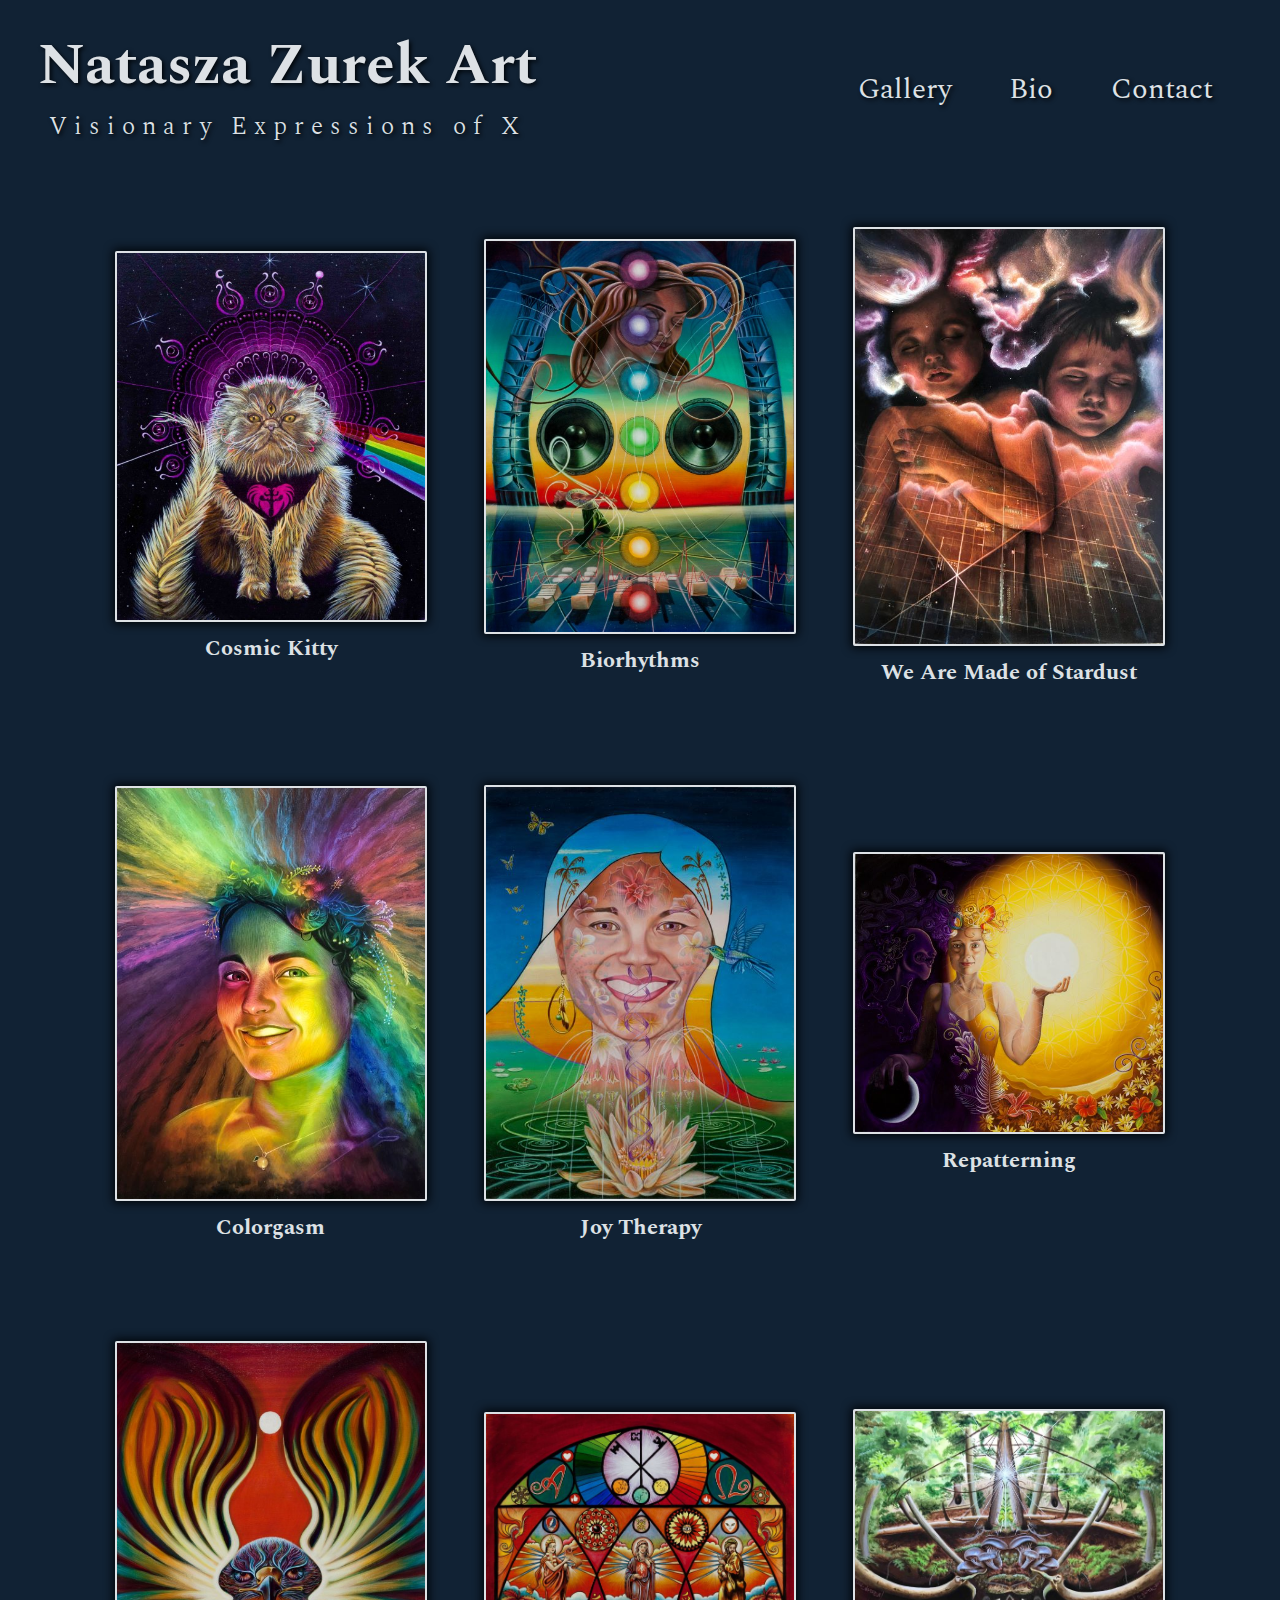
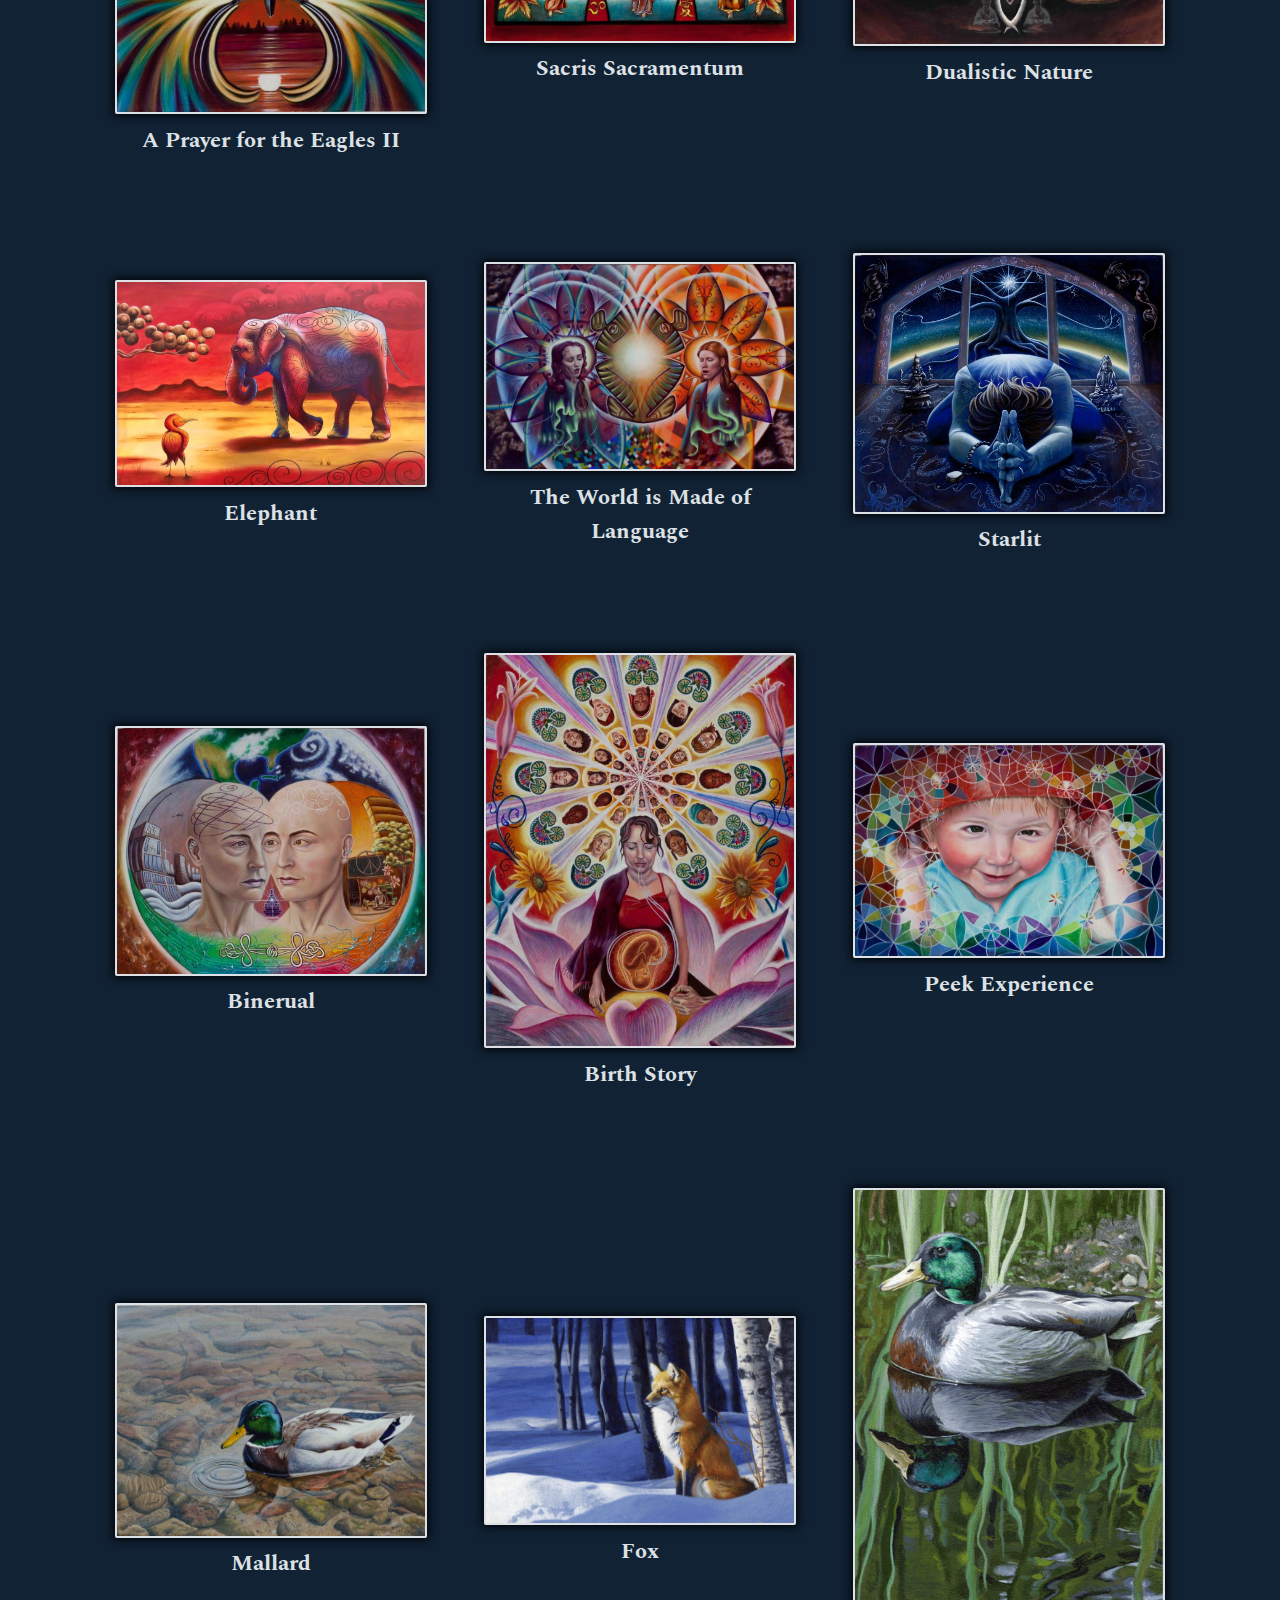
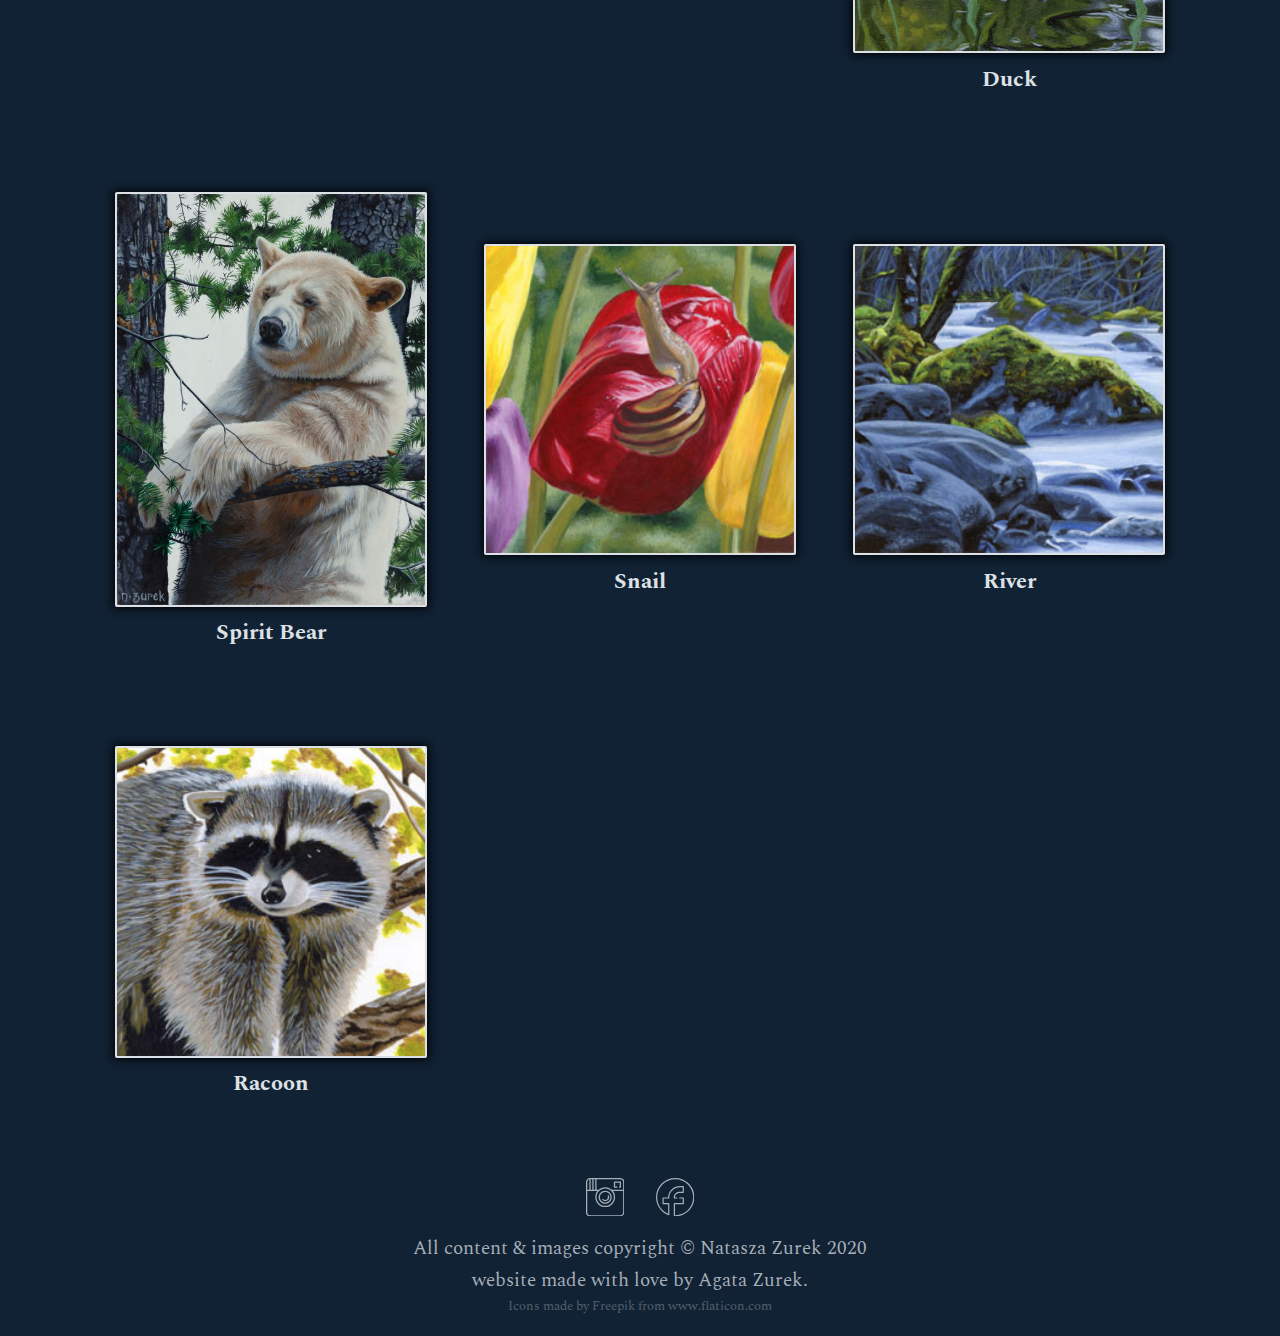
<file: Index.html>
<!DOCTYPE html>
<html lang="en">
  <head>
    <meta charset="utf-8">
    <meta name="viewport" content="width=device-width, initial-scale=1">
    <title>Natasza Zurek Art</title>
    <link rel="shortcut icon" href="favicon.ico"/>
    <link href="https://fonts.googleapis.com/css?family=Spectral:300,400,600,700&display=swap" rel="stylesheet">
    <link href="css/art.css" rel="stylesheet">
    <svg style="position: absolute; width: 0; height: 0;" height="0"  width="0" xmlns="http://www.w3.org/2000/svg">
      <defs>
        <symbol id="envelope" viewBox="0 0 511.937 511.937">
          <title>envelope</title>
          <path d="m504.362 323.321c4.142 0 7.5-3.358 7.5-7.5v-211.145c.646-4.485-2.98-8.567-7.417-8.567h-391.477c-9.674 0-9.674 15 0 15h369.92l-192.74 152.597c-20.125 15.933-48.234 15.933-68.359 0l-192.741-152.596h44.883c9.674 0 9.674-15 0-15h-66.439c-4.438 0-8.064 4.081-7.417 8.567v303.651c0 4.064 3.429 7.5 7.5 7.5h496.787c4.078 0 7.5-3.429 7.5-7.5v-54.359c0-9.674-15-9.674-15 0v38.872l-172.982-136.709 172.982-136.953v196.642c0 4.142 3.358 7.5 7.5 7.5zm-315.887-66.858-173.4 136.421v-273.705zm294.301 144.364h-453.539l171.329-134.791c16.679 13.205 33.034 24.635 55.402 24.635 22.59 0 39.001-11.651 55.826-24.971z"/>
        </symbol>
        <symbol id="instagram" viewbox="0 0 455 455">
          <title>instagram</title>
          <path d="M407.5,0h-360C21.309,0,0,21.309,0,47.5v360C0,433.691,21.309,455,47.5,455h360c26.191,0,47.5-21.309,47.5-47.5v-360
          C455,21.309,433.691,0,407.5,0z M440,47.5V140H305.832c-20.803-18.643-48.264-30-78.332-30c-30.067,0-57.528,11.357-78.331,30H125
          V15h282.5C425.421,15,440,29.58,440,47.5z M227.5,125c56.519,0,102.5,45.981,102.5,102.5S284.019,330,227.5,330
          S125,284.019,125,227.5S170.981,125,227.5,125z M90,140V15h20v125H90z M55,140V15h20v125H55z M40,15.883V140H15V47.5
          C15,32.161,25.685,19.279,40,15.883z M407.5,440h-360C29.58,440,15,425.42,15,407.5V155h120.094
          C119.382,174.983,110,200.167,110,227.5c0,64.79,52.71,117.5,117.5,117.5c64.79,0,117.5-52.71,117.5-117.5
          c0-27.333-9.382-52.517-25.094-72.5H440v252.5C440,425.42,425.421,440,407.5,440z"/>
        <path d="M227.5,305c42.733,0,77.5-34.766,77.5-77.5S270.233,150,227.5,150c-42.734,0-77.5,34.766-77.5,77.5S184.766,305,227.5,305z
           M227.5,165c34.463,0,62.5,28.038,62.5,62.5S261.963,290,227.5,290c-34.462,0-62.5-28.038-62.5-62.5S193.038,165,227.5,165z"/>
        <path d="M227.5,274.981C227.501,274.981,227.5,274.981,227.5,274.981c12.699,0,24.629-4.935,33.588-13.894
          c13.731-13.731,17.712-34.187,10.141-52.112c-1.612-3.817-6.016-5.602-9.827-3.991c-3.815,1.612-5.603,6.012-3.991,9.827
          c5.185,12.274,2.465,26.275-6.93,35.669c-6.126,6.126-14.287,9.5-22.98,9.5s-16.854-3.374-22.981-9.5
          c-2.929-2.929-7.678-2.929-10.606,0c-2.929,2.929-2.929,7.678,0,10.606C202.872,270.047,214.8,274.981,227.5,274.981z"/>
        <path d="M337.5,115h30c4.143,0,7.5-3.358,7.5-7.5s-3.357-7.5-7.5-7.5H345V55h55v45h-2.5c-4.143,0-7.5,3.358-7.5,7.5
          s3.357,7.5,7.5,7.5h10c4.143,0,7.5-3.358,7.5-7.5v-60c0-4.142-3.357-7.5-7.5-7.5h-70c-4.143,0-7.5,3.358-7.5,7.5v60
          C330,111.642,333.357,115,337.5,115z"/>
        </symbol>
        <symbol id="facebook" viewbox="0 0 512.001 512.001">
          <title>facebook</title>
          <path d="M437.02,74.981C388.668,26.628,324.38,0,256.001,0C188.021,0,123.05,26.912,74.981,74.981
          C26.629,123.333,0.001,187.621,0.001,256c0,53.306,16.227,104.399,46.926,147.757c30.02,42.398,71.526,74.321,120.03,92.318
          c3.258,1.209,7.025,0.223,9.267-2.703c1.111-1.452,1.63-3.274,1.63-5.102V342.232c0-4.465-3.62-8.084-8.084-8.084h-67.368v-59.284
          h67.368c4.465,0,8.084-3.62,8.084-8.084V256c0-70.34,66.739-132.042,142.821-132.042h35.032v59.284h-35.032
          c-22.814,0-43.559,6.567-58.413,18.489c-16.436,13.192-25.124,31.958-25.124,54.269v10.779c0,4.465,3.62,8.084,8.084,8.084h31.872
          c4.465,0,8.084-3.62,8.084-8.084c0-4.465-3.62-8.084-8.084-8.084h-23.788V256c0-41.768,36.291-56.589,67.368-56.589h43.116
          c4.465,0,8.084-3.62,8.084-8.084v-75.453c0-4.465-3.62-8.084-8.084-8.084h-43.116c-39.518,0-79.573,15.72-109.895,43.129
          c-31.659,28.619-49.095,65.937-49.095,105.082v2.695H94.316c-4.465,0-8.084,3.62-8.084,8.084v75.453
          c0,4.465,3.62,8.084,8.084,8.084h67.368v126.248C74.182,439.076,16.169,351.887,16.169,256
          c0-132.244,107.588-239.832,239.83-239.832c132.098,0,239.833,107.734,239.833,239.833c0,132.243-107.588,239.83-239.832,239.83
          c-0.885,0-1.782-0.005-2.695-0.017V350.316H363.79c4.465,0,8.084-3.62,8.084-8.084v-75.453c0-4.465-3.62-8.084-8.084-8.084
          h-47.317c-4.465,0-8.084,3.62-8.084,8.084c0,4.465,3.62,8.084,8.084,8.084h39.233v59.284H245.222c-4.465,0-8.084,3.62-8.084,8.084
          v161.437c0,4.325,3.408,7.891,7.729,8.077c4.005,0.171,7.648,0.255,11.135,0.255c68.379,0,132.667-26.628,181.019-74.981
          c48.069-48.07,74.981-113.04,74.981-181.021C512.001,187.621,485.372,123.333,437.02,74.981z"/>
        </symbol>
      </defs>
    </svg>
  </head>
  <header>
    <div class="main-header">
      <div>
        <h1 class="header-title">Natasza Zurek Art</h1>
        <h3 class="header-subtitle">Visionary Expressions of X</h3>
      </div>
      <ul class="nav">
        <li><a href="#gallery">Gallery</a></li>
        <li><a href="bio.html">Bio</a></li>
        <li><a href="contact.html">Contact</a></li>
      </ul>
    </div>
  </header>
  <body>
    <div id="gallery" class="grid-container"> 
      <div class="card">
        <img class="art" src="pictures/web_11x13_Cosmic_Kitty_500.jpg" alt="Painting of a fluffy cat in space with a third eye">
        <h3>Cosmic Kitty</h3>
      </div>

      <div class="card">
        <img class="art" src="pictures/web_22x28_Biorhythms_500.jpg" alt="Painting of a man and a woman on a dance floor with large speakers for columns holding up the roof">
        <h3>Biorhythms</h3>
      </div>

      <div class="card">
        <img class="art" src="pictures/web_12x16_We_Are_Made_of_Stardust_500.jpg" alt="Painting of stylized babies sleeping">
        <h3>We Are Made of Stardust</h3>
      </div>

      <div class="card">
        <img class="art" src="pictures/web_12x16_Colorgasm_500.jpg" alt="Painting of the artist with rainbow effect">
        <h3>Colorgasm</h3>

      </div>
      <div class="card">
        <img class="art" src="pictures/web_12x16_Joy_Therapy_500.jpg" alt="Painting of a beautiful woman smiling with transparent flowers blooming out of her face">
        <h3>Joy Therapy</h3>
      </div>

      <div class="card">
        <img class="art" src="pictures/web_19x21_Repatterning_500.jpg" alt="Painting of the artist and her dualistic light and dark nature">
        <h3>Repatterning</h3>
      </div>

      <div class="card">
        <img class="art" src="pictures/web_20x24_A_Prayer_For_the_Eagles_2_500.jpg" alt="Painting of a stylized bird flying over a moonlit lake">
        <h3>A Prayer for the Eagles II</h3>
      </div>

      <div class="card">
        <img class="art" src="pictures/web_14x19_Sacris_Sacramentum_500.jpg" alt="Painting of three various deities representing various religions">
        <h3>Sacris Sacramentum</h3>
      </div>

      <div class="card">
        <img class="art" src="pictures/web_Dualistic_Nature_500.jpg" alt="Painting of a mirror image of a forest">
        <h3>Dualistic Nature</h3>
      </div>

      <div class="card">
        <img class="art" src="pictures/web_Elephant_500.jpg" alt="Painting of a stylized elephant and bird in the desert">
        <h3>Elephant</h3>
      </div>

      <div class="card">
        <img class="art" src="pictures/web_20x30_The_World_Is_Made_Of_Language_500.jpg" alt="Painting of two young girls singing with geometric mandalas in their back ground">
        <h3>The World is Made of Language</h3>
      </div>

      <div class="card">
        <img class="art" src="pictures/web_24x20_Starlit_500.jpg" alt="Painting of a female yogini in child's pose">
        <h3>Starlit</h3>
      </div>

      <div class="card">
        <img class="art" src="pictures/web_16x20_Binerual_500.jpg" alt="Painting of the artist and her dualistic light and dark nature">
        <h3>Binerual</h3>
      </div>

      <div class="card">
        <img class="art" src="pictures/web_14x11_Birth_Story_500.jpg" alt="Painting of the artist breathing through the home birth of her second child">
        <h3>Birth Story</h3>
      </div>

      <div class="card">
        <img class="art" src="pictures/web_11x16_Peek_Experience_500.jpg" alt="Painting of artist's son peeking out from under a red bowl">
        <h3>Peek Experience</h3>
      </div>
      
      <div class="card">
        <img class="art" src="pictures/animals_nature/web_9x12_Mallard_500.jpg" alt="Painting of a Mallard">
        <h3>Mallard</h3>
      </div>

      <div class="card">
        <img class="art" src="pictures/animals_nature/web_fox.jpg" alt="Painting of a Fox">
        <h3>Fox</h3>
      </div>

      <div class="card">
        <img class="art" src="pictures/animals_nature/web_duck.jpg" alt="Painting of a Duck">
        <h3>Duck</h3>
      </div>

      <div class="card">
        <img class="art" src="pictures/animals_nature/web_9x12_Spirit_Bear_500.jpg" alt="Painting of a Spirit Bear">
        <h3>Spirit Bear</h3>
      </div>
      
      <div class="card">
        <img class="art" src="pictures/animals_nature/web_snail.jpg" alt="Painting of a Snail">
        <h3>Snail</h3>
      </div>
      
      <div class="card">
        <img class="art" src="pictures/animals_nature/web_river.jpg" alt="Painting of a River">
        <h3>River</h3>
      </div>

      <div class="card">
        <img class="art" src="pictures/animals_nature/web_raccoon.jpg" alt="Painting of a Raccoon">
        <h3>Racoon</h3>
      </div>
      
     
    </div>
  </body>
  <footer>
    <div class="social">
      <a aria-label="go to Natasza's instagram feed" href="https://www.instagram.com/natka01/" target="_blank">
        <svg class="instagram">
          <use xlink:href="#instagram"></use>
        </svg>
      </a>
      <a aria-label="go to Natasza's facebook page" href="https://www.facebook.com/nataszazurek/" target="_blank">
        <svg class="facebook">
          <use xlink:href="#facebook"></use>
        </svg>
      </a>
    </div>
    <p>All content & images copyright &copy; Natasza Zurek 2020</p>
    <p class="web-credit">website made with love by Agata Zurek.</p>
    <div class="credits">Icons made by <a href="https://www.flaticon.com/authors/freepik" title="Freepik" target="_blank">Freepik</a> from <a href="https://www.flaticon.com/" title="Flaticon" target="_blank">www.flaticon.com</a></div>
  </footer>
</html>
</file>
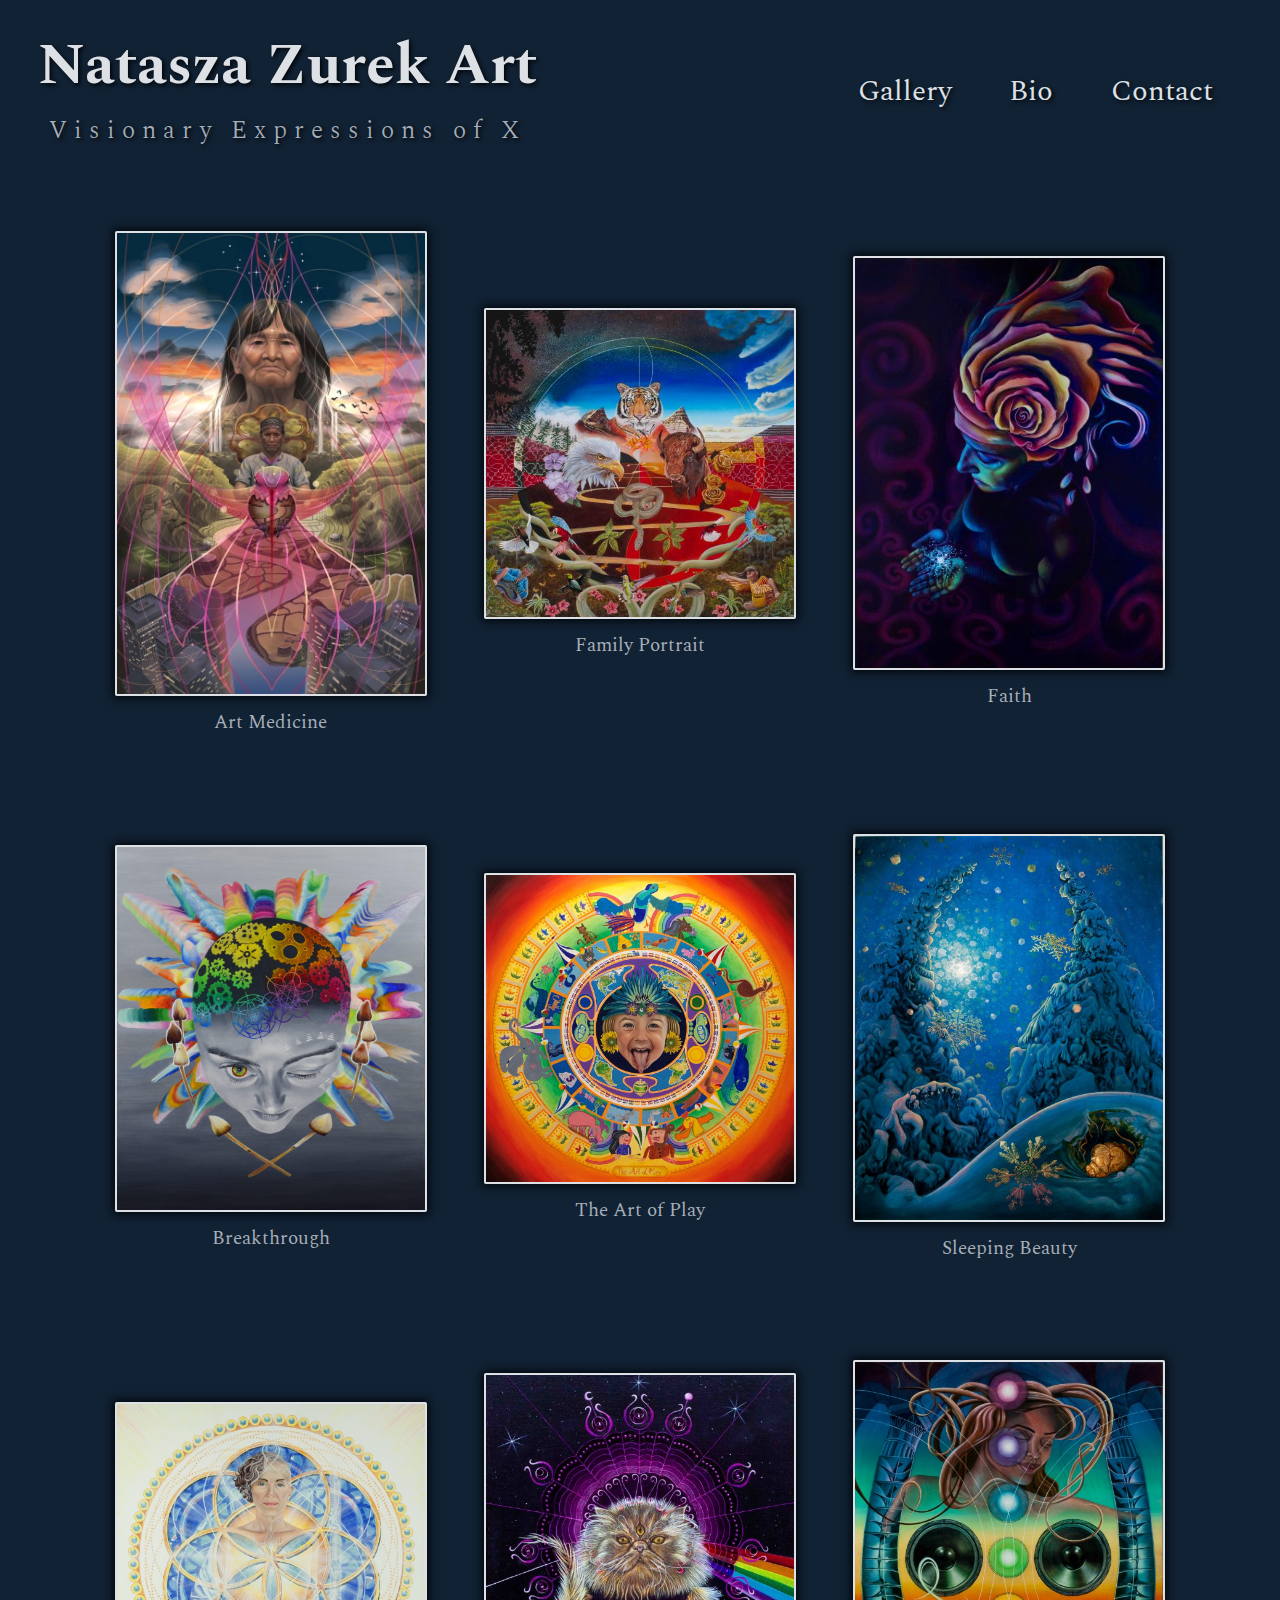
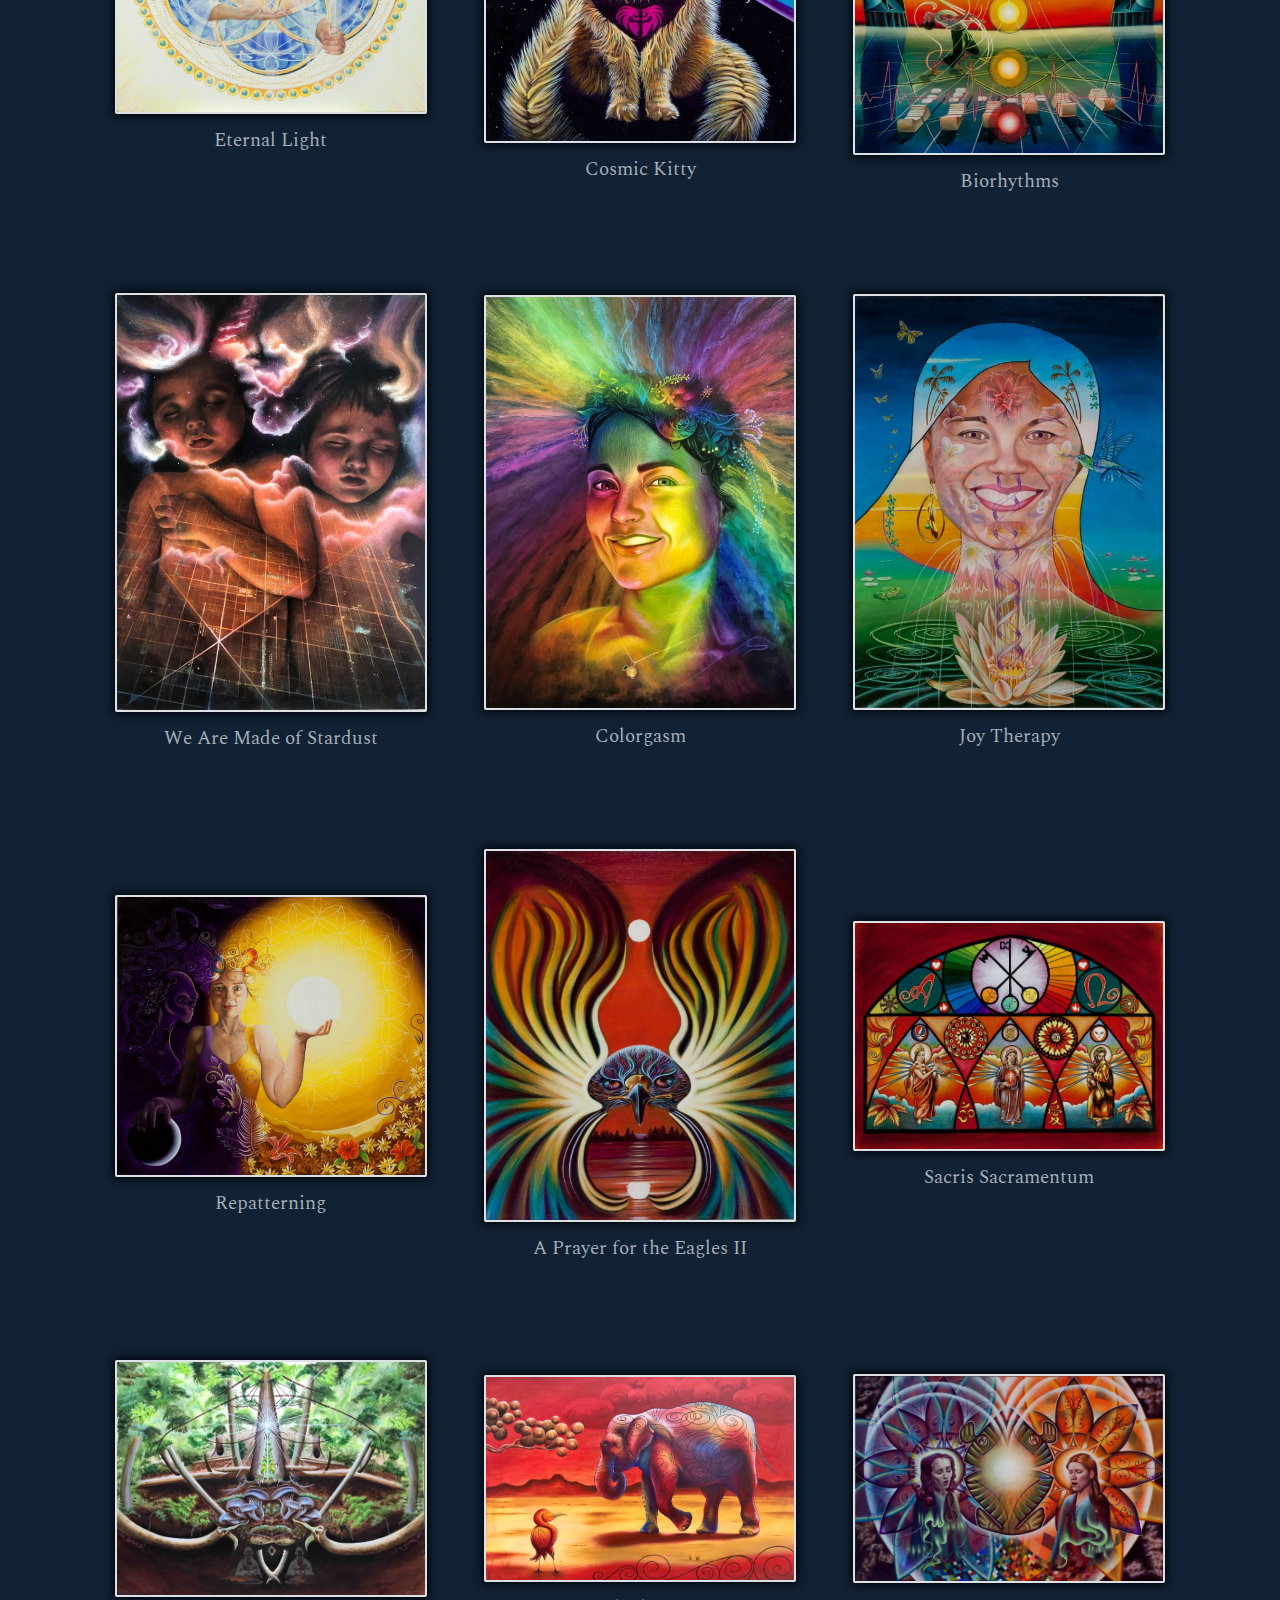
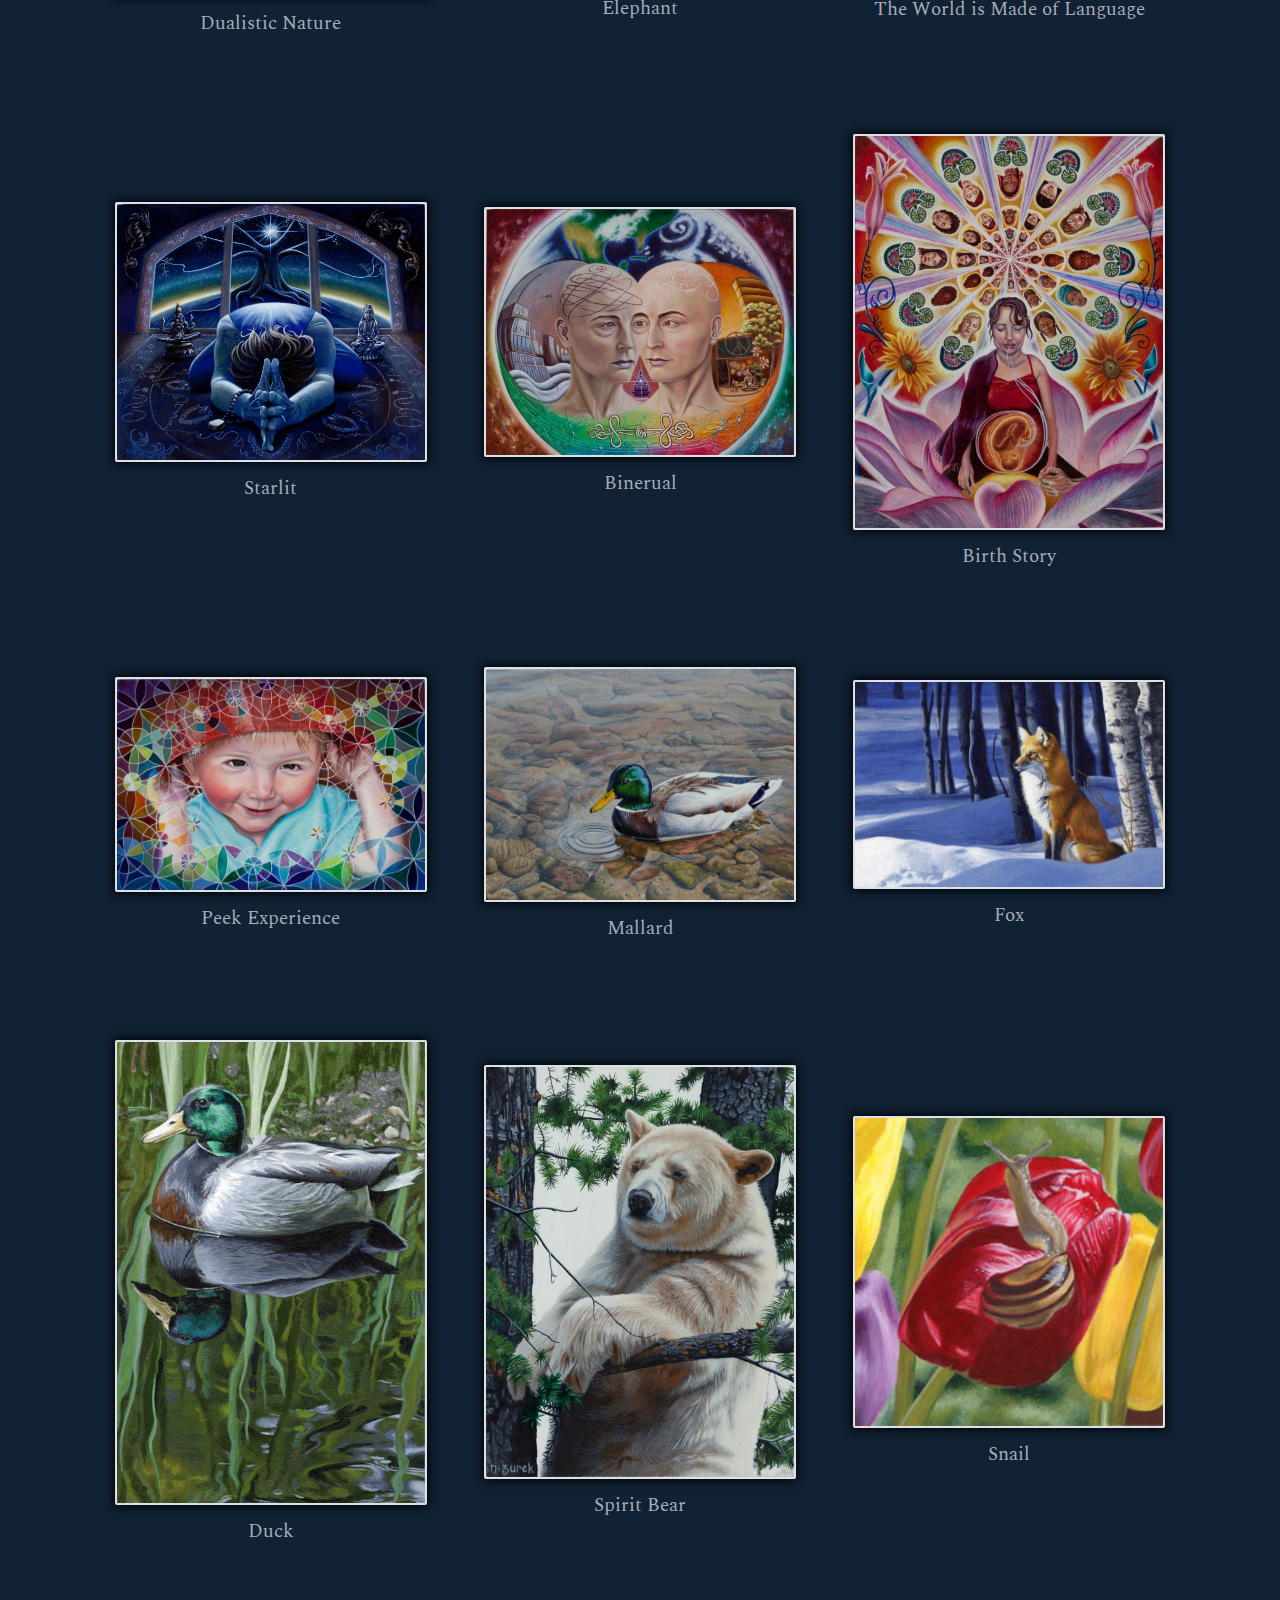
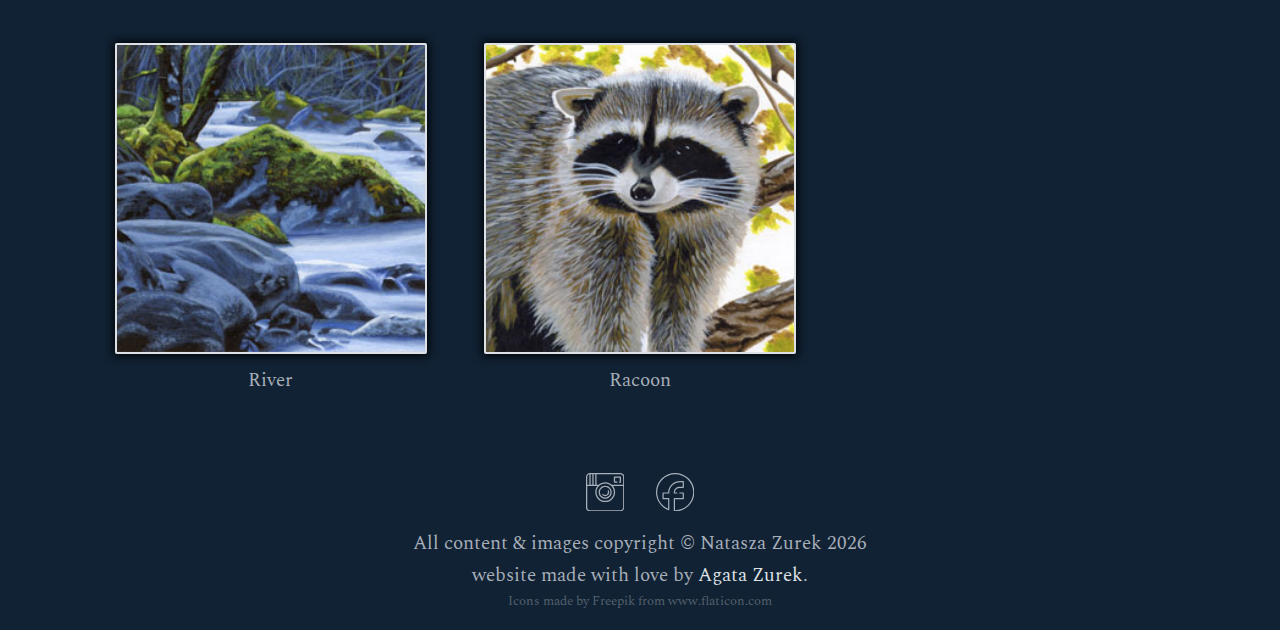
<file: index.html>
<!DOCTYPE html>
<html lang="en">
  <head>
    <meta charset="utf-8" />
    <meta name="viewport" content="width=device-width, initial-scale=1" />
    <meta
      name="description"
      content="A gallery of visionary artwork by Natasza Zurek exemplifying beauty and truth to anchor the emergence of human potential."
    />
    <title>Natasza Zurek Art</title>
    <link rel="shortcut icon" href="favicon.ico" />
    <link
      href="https://fonts.googleapis.com/css?family=Spectral:300,400,600,700&display=swap"
      rel="stylesheet"
    />
    <link href="css/art.css" rel="stylesheet" />
    <svg
      style="position: absolute; width: 0; height: 0"
      height="0"
      width="0"
      xmlns="http://www.w3.org/2000/svg"
    >
      <defs>
        <symbol id="envelope" viewBox="0 0 511.937 511.937">
          <title>envelope</title>
          <path
            d="m504.362 323.321c4.142 0 7.5-3.358 7.5-7.5v-211.145c.646-4.485-2.98-8.567-7.417-8.567h-391.477c-9.674 0-9.674 15 0 15h369.92l-192.74 152.597c-20.125 15.933-48.234 15.933-68.359 0l-192.741-152.596h44.883c9.674 0 9.674-15 0-15h-66.439c-4.438 0-8.064 4.081-7.417 8.567v303.651c0 4.064 3.429 7.5 7.5 7.5h496.787c4.078 0 7.5-3.429 7.5-7.5v-54.359c0-9.674-15-9.674-15 0v38.872l-172.982-136.709 172.982-136.953v196.642c0 4.142 3.358 7.5 7.5 7.5zm-315.887-66.858-173.4 136.421v-273.705zm294.301 144.364h-453.539l171.329-134.791c16.679 13.205 33.034 24.635 55.402 24.635 22.59 0 39.001-11.651 55.826-24.971z"
          />
        </symbol>
        <symbol id="instagram" viewbox="0 0 455 455">
          <title>instagram</title>
          <path
            d="M407.5,0h-360C21.309,0,0,21.309,0,47.5v360C0,433.691,21.309,455,47.5,455h360c26.191,0,47.5-21.309,47.5-47.5v-360
          C455,21.309,433.691,0,407.5,0z M440,47.5V140H305.832c-20.803-18.643-48.264-30-78.332-30c-30.067,0-57.528,11.357-78.331,30H125
          V15h282.5C425.421,15,440,29.58,440,47.5z M227.5,125c56.519,0,102.5,45.981,102.5,102.5S284.019,330,227.5,330
          S125,284.019,125,227.5S170.981,125,227.5,125z M90,140V15h20v125H90z M55,140V15h20v125H55z M40,15.883V140H15V47.5
          C15,32.161,25.685,19.279,40,15.883z M407.5,440h-360C29.58,440,15,425.42,15,407.5V155h120.094
          C119.382,174.983,110,200.167,110,227.5c0,64.79,52.71,117.5,117.5,117.5c64.79,0,117.5-52.71,117.5-117.5
          c0-27.333-9.382-52.517-25.094-72.5H440v252.5C440,425.42,425.421,440,407.5,440z"
          />
          <path
            d="M227.5,305c42.733,0,77.5-34.766,77.5-77.5S270.233,150,227.5,150c-42.734,0-77.5,34.766-77.5,77.5S184.766,305,227.5,305z
           M227.5,165c34.463,0,62.5,28.038,62.5,62.5S261.963,290,227.5,290c-34.462,0-62.5-28.038-62.5-62.5S193.038,165,227.5,165z"
          />
          <path
            d="M227.5,274.981C227.501,274.981,227.5,274.981,227.5,274.981c12.699,0,24.629-4.935,33.588-13.894
          c13.731-13.731,17.712-34.187,10.141-52.112c-1.612-3.817-6.016-5.602-9.827-3.991c-3.815,1.612-5.603,6.012-3.991,9.827
          c5.185,12.274,2.465,26.275-6.93,35.669c-6.126,6.126-14.287,9.5-22.98,9.5s-16.854-3.374-22.981-9.5
          c-2.929-2.929-7.678-2.929-10.606,0c-2.929,2.929-2.929,7.678,0,10.606C202.872,270.047,214.8,274.981,227.5,274.981z"
          />
          <path
            d="M337.5,115h30c4.143,0,7.5-3.358,7.5-7.5s-3.357-7.5-7.5-7.5H345V55h55v45h-2.5c-4.143,0-7.5,3.358-7.5,7.5
          s3.357,7.5,7.5,7.5h10c4.143,0,7.5-3.358,7.5-7.5v-60c0-4.142-3.357-7.5-7.5-7.5h-70c-4.143,0-7.5,3.358-7.5,7.5v60
          C330,111.642,333.357,115,337.5,115z"
          />
        </symbol>
        <symbol id="facebook" viewbox="0 0 512.001 512.001">
          <title>facebook</title>
          <path
            d="M437.02,74.981C388.668,26.628,324.38,0,256.001,0C188.021,0,123.05,26.912,74.981,74.981
          C26.629,123.333,0.001,187.621,0.001,256c0,53.306,16.227,104.399,46.926,147.757c30.02,42.398,71.526,74.321,120.03,92.318
          c3.258,1.209,7.025,0.223,9.267-2.703c1.111-1.452,1.63-3.274,1.63-5.102V342.232c0-4.465-3.62-8.084-8.084-8.084h-67.368v-59.284
          h67.368c4.465,0,8.084-3.62,8.084-8.084V256c0-70.34,66.739-132.042,142.821-132.042h35.032v59.284h-35.032
          c-22.814,0-43.559,6.567-58.413,18.489c-16.436,13.192-25.124,31.958-25.124,54.269v10.779c0,4.465,3.62,8.084,8.084,8.084h31.872
          c4.465,0,8.084-3.62,8.084-8.084c0-4.465-3.62-8.084-8.084-8.084h-23.788V256c0-41.768,36.291-56.589,67.368-56.589h43.116
          c4.465,0,8.084-3.62,8.084-8.084v-75.453c0-4.465-3.62-8.084-8.084-8.084h-43.116c-39.518,0-79.573,15.72-109.895,43.129
          c-31.659,28.619-49.095,65.937-49.095,105.082v2.695H94.316c-4.465,0-8.084,3.62-8.084,8.084v75.453
          c0,4.465,3.62,8.084,8.084,8.084h67.368v126.248C74.182,439.076,16.169,351.887,16.169,256
          c0-132.244,107.588-239.832,239.83-239.832c132.098,0,239.833,107.734,239.833,239.833c0,132.243-107.588,239.83-239.832,239.83
          c-0.885,0-1.782-0.005-2.695-0.017V350.316H363.79c4.465,0,8.084-3.62,8.084-8.084v-75.453c0-4.465-3.62-8.084-8.084-8.084
          h-47.317c-4.465,0-8.084,3.62-8.084,8.084c0,4.465,3.62,8.084,8.084,8.084h39.233v59.284H245.222c-4.465,0-8.084,3.62-8.084,8.084
          v161.437c0,4.325,3.408,7.891,7.729,8.077c4.005,0.171,7.648,0.255,11.135,0.255c68.379,0,132.667-26.628,181.019-74.981
          c48.069-48.07,74.981-113.04,74.981-181.021C512.001,187.621,485.372,123.333,437.02,74.981z"
          />
        </symbol>
      </defs>
    </svg>
  </head>

  <body>
    <header>
      <div class="main-header">
        <div>
          <h1 class="header-title">Natasza Zurek Art</h1>
          <p class="header-subtitle">Visionary Expressions of X</p>
        </div>
        <ul class="nav">
          <li><a href="#gallery">Gallery</a></li>
          <li><a href="bio.html">Bio</a></li>
          <li><a href="contact.html">Contact</a></li>
        </ul>
      </div>
    </header>
    <main id="gallery" class="grid-container">
      <figure class="card">
        <img
          class="art"
          src="pictures/web_18x27_Art_Medicine_500.jpg"
          alt="A colourful digital painting of a female and male shaman releasing a hummingbird directly towards the viewer. The bird's wings radiate outwards into energy lines."
        />
        <figcaption>Art Medicine</figcaption>
      </figure>

      <figure class="card">
        <img
          class="art"
          src="pictures/web_36x36_Family_Portrait_500.jpg"
          alt="A family portrait representing each of the four family members as their individual spirit animal, composed over the medicine wheel’s four directions."
        />
        <figcaption>Family Portrait</figcaption>
      </figure>

      <figure class="card">
        <img
          class="art"
          src="pictures/web_9x12_Faith_500.jpg"
          alt="A woman in the darkness holding a spark of light in the palms of her hands."
        />
        <figcaption>Faith</figcaption>
      </figure>

      <figure class="card">
        <img
          class="art"
          src="pictures/web_9_5x11_breakthrough_500.jpg"
          alt="A face encircled by mushrooms with mental cogs in its mind exploding into geometric patterns."
        />
        <figcaption>Breakthrough</figcaption>
      </figure>

      <figure class="card">
        <img
          class="art"
          src="pictures/web_24x24_art_of_play_500.jpg"
          alt="A collaboration with the artist and her 6 year old daughter featuring her daughter's art arranged in a symmetrical, circular pattern with a portrait of her daughter in the center."
        />
        <figcaption>The Art of Play</figcaption>
      </figure>

      <figure class="card">
        <img
          class="art"
          src="pictures/web_24x30_Sleeping_Beauty_500.jpg"
          alt="Nighttime snowy forest scene with hibernating spirit bear"
        />
        <figcaption>Sleeping Beauty</figcaption>
      </figure>

      <figure class="card">
        <img
          class="art"
          src="pictures/web_30x30_Eternal_Light_500.jpg"
          alt="You are creating yourself with light from within"
        />
        <figcaption>Eternal Light</figcaption>
      </figure>

      <figure class="card">
        <img
          class="art"
          src="pictures/web_11x13_Cosmic_Kitty_500.jpg"
          alt="Painting of a fluffy cat in space with a third eye"
        />
        <figcaption>Cosmic Kitty</figcaption>
      </figure>

      <figure class="card">
        <img
          class="art"
          src="pictures/web_22x28_Biorhythms_500.jpg"
          alt="Painting of a man and a woman on a dance floor with large speakers for columns holding up the roof"
        />
        <figcaption>Biorhythms</figcaption>
      </figure>

      <figure class="card">
        <img
          class="art"
          src="pictures/web_12x16_We_Are_Made_of_Stardust_500.jpg"
          alt="Painting of stylized babies sleeping"
        />
        <figcaption>We Are Made of Stardust</figcaption>
      </figure>

      <figure class="card">
        <img
          class="art"
          src="pictures/web_12x16_Colorgasm_500.jpg"
          alt="Painting of the artist with rainbow effect"
        />
        <figcaption>Colorgasm</figcaption>
      </figure>
      <figure class="card">
        <img
          class="art"
          src="pictures/web_12x16_Joy_Therapy_500.jpg"
          alt="Painting of a beautiful woman smiling with transparent flowers blooming out of her face"
        />
        <figcaption>Joy Therapy</figcaption>
      </figure>

      <figure class="card">
        <img
          class="art"
          src="pictures/web_19x21_Repatterning_500.jpg"
          alt="Painting of the artist and her dualistic light and dark nature"
        />
        <figcaption>Repatterning</figcaption>
      </figure>

      <figure class="card">
        <img
          class="art"
          src="pictures/web_20x24_A_Prayer_For_the_Eagles_2_500.jpg"
          alt="Painting of a stylized bird flying over a moonlit lake"
        />
        <figcaption>A Prayer for the Eagles II</figcaption>
      </figure>

      <figure class="card">
        <img
          class="art"
          src="pictures/web_14x19_Sacris_Sacramentum_500.jpg"
          alt="Painting of three various deities representing various religions"
        />
        <figcaption>Sacris Sacramentum</figcaption>
      </figure>

      <figure class="card">
        <img
          class="art"
          src="pictures/web_Dualistic_Nature_500.jpg"
          alt="Painting of a mirror image of a forest"
        />
        <figcaption>Dualistic Nature</figcaption>
      </figure>

      <figure class="card">
        <img
          class="art"
          src="pictures/web_Elephant_500.jpg"
          alt="Painting of a stylized elephant and bird in the desert"
        />
        <figcaption>Elephant</figcaption>
      </figure>

      <figure class="card">
        <img
          class="art"
          src="pictures/web_20x30_The_World_Is_Made_Of_Language_500.jpg"
          alt="Painting of two young girls singing with geometric mandalas in their back ground"
        />
        <figcaption>The World is Made of Language</figcaption>
      </figure>

      <figure class="card">
        <img
          class="art"
          src="pictures/web_24x20_Starlit_500.jpg"
          alt="Painting of a female yogini in child's pose"
        />
        <figcaption>Starlit</figcaption>
      </figure>

      <figure class="card">
        <img
          class="art"
          src="pictures/web_16x20_Binerual_500.jpg"
          alt="Painting of the artist and her dualistic light and dark nature"
        />
        <figcaption>Binerual</figcaption>
      </figure>

      <figure class="card">
        <img
          class="art"
          src="pictures/web_14x11_Birth_Story_500.jpg"
          alt="Painting of the artist breathing through the home birth of her second child"
        />
        <figcaption>Birth Story</figcaption>
      </figure>

      <figure class="card">
        <img
          class="art"
          src="pictures/web_11x16_Peek_Experience_500.jpg"
          alt="Painting of artist's son peeking out from under a red bowl"
        />
        <figcaption>Peek Experience</figcaption>
      </figure>

      <figure class="card">
        <img
          class="art"
          src="pictures/animals_nature/web_9x12_Mallard_500.jpg"
          alt="Painting of a Mallard"
        />
        <figcaption>Mallard</figcaption>
      </figure>

      <figure class="card">
        <img
          class="art"
          src="pictures/animals_nature/web_fox.jpg"
          alt="Painting of a Fox"
        />
        <figcaption>Fox</figcaption>
      </figure>

      <figure class="card">
        <img
          class="art"
          src="pictures/animals_nature/web_duck.jpg"
          alt="Painting of a Duck"
        />
        <figcaption>Duck</figcaption>
      </figure>

      <figure class="card">
        <img
          class="art"
          src="pictures/animals_nature/web_9x12_Spirit_Bear_500.jpg"
          alt="Painting of a Spirit Bear"
        />
        <figcaption>Spirit Bear</figcaption>
      </figure>

      <figure class="card">
        <img
          class="art"
          src="pictures/animals_nature/web_snail.jpg"
          alt="Painting of a Snail"
        />
        <figcaption>Snail</figcaption>
      </figure>

      <figure class="card">
        <img
          class="art"
          src="pictures/animals_nature/web_river.jpg"
          alt="Painting of a River"
        />
        <figcaption>River</figcaption>
      </figure>

      <figure class="card">
        <img
          class="art"
          src="pictures/animals_nature/web_raccoon.jpg"
          alt="Painting of a Raccoon"
        />
        <figcaption>Racoon</figcaption>
      </figure>
    </main>
    <footer>
      <figure class="social">
        <a
          aria-label="go to Natasza's instagram feed"
          href="https://www.instagram.com/natka01/"
          target="_blank"
          rel="noreferrer"
        >
          <svg class="instagram">
            <use xlink:href="#instagram"></use>
          </svg>
        </a>
        <a
          aria-label="go to Natasza's facebook page"
          href="https://www.facebook.com/nataszazurek/"
          target="_blank"
          rel="noreferrer"
        >
          <svg class="facebook">
            <use xlink:href="#facebook"></use>
          </svg>
        </a>
      </figure>
      <p
        >All content & images copyright &copy; Natasza Zurek
        <script>
          document.write(new Date().getFullYear());
        </script>
      </p>
      <p class="web-credit"
        >website made with love by
        <a href="http://agatazurek.com/" target="_blank" rel="noreferrer"
          >Agata Zurek</a
        >.</p
      >
      <div class="credits"
        >Icons made by
        <a
          href="https://www.flaticon.com/authors/freepik"
          title="Freepik"
          target="_blank"
          rel="noreferrer"
          >Freepik</a
        >
        from
        <a
          href="https://www.flaticon.com/"
          title="Flaticon"
          target="_blank"
          rel="noreferrer"
          >www.flaticon.com</a
        ></div
      >
    </footer>
  </body>
</html>
</file>
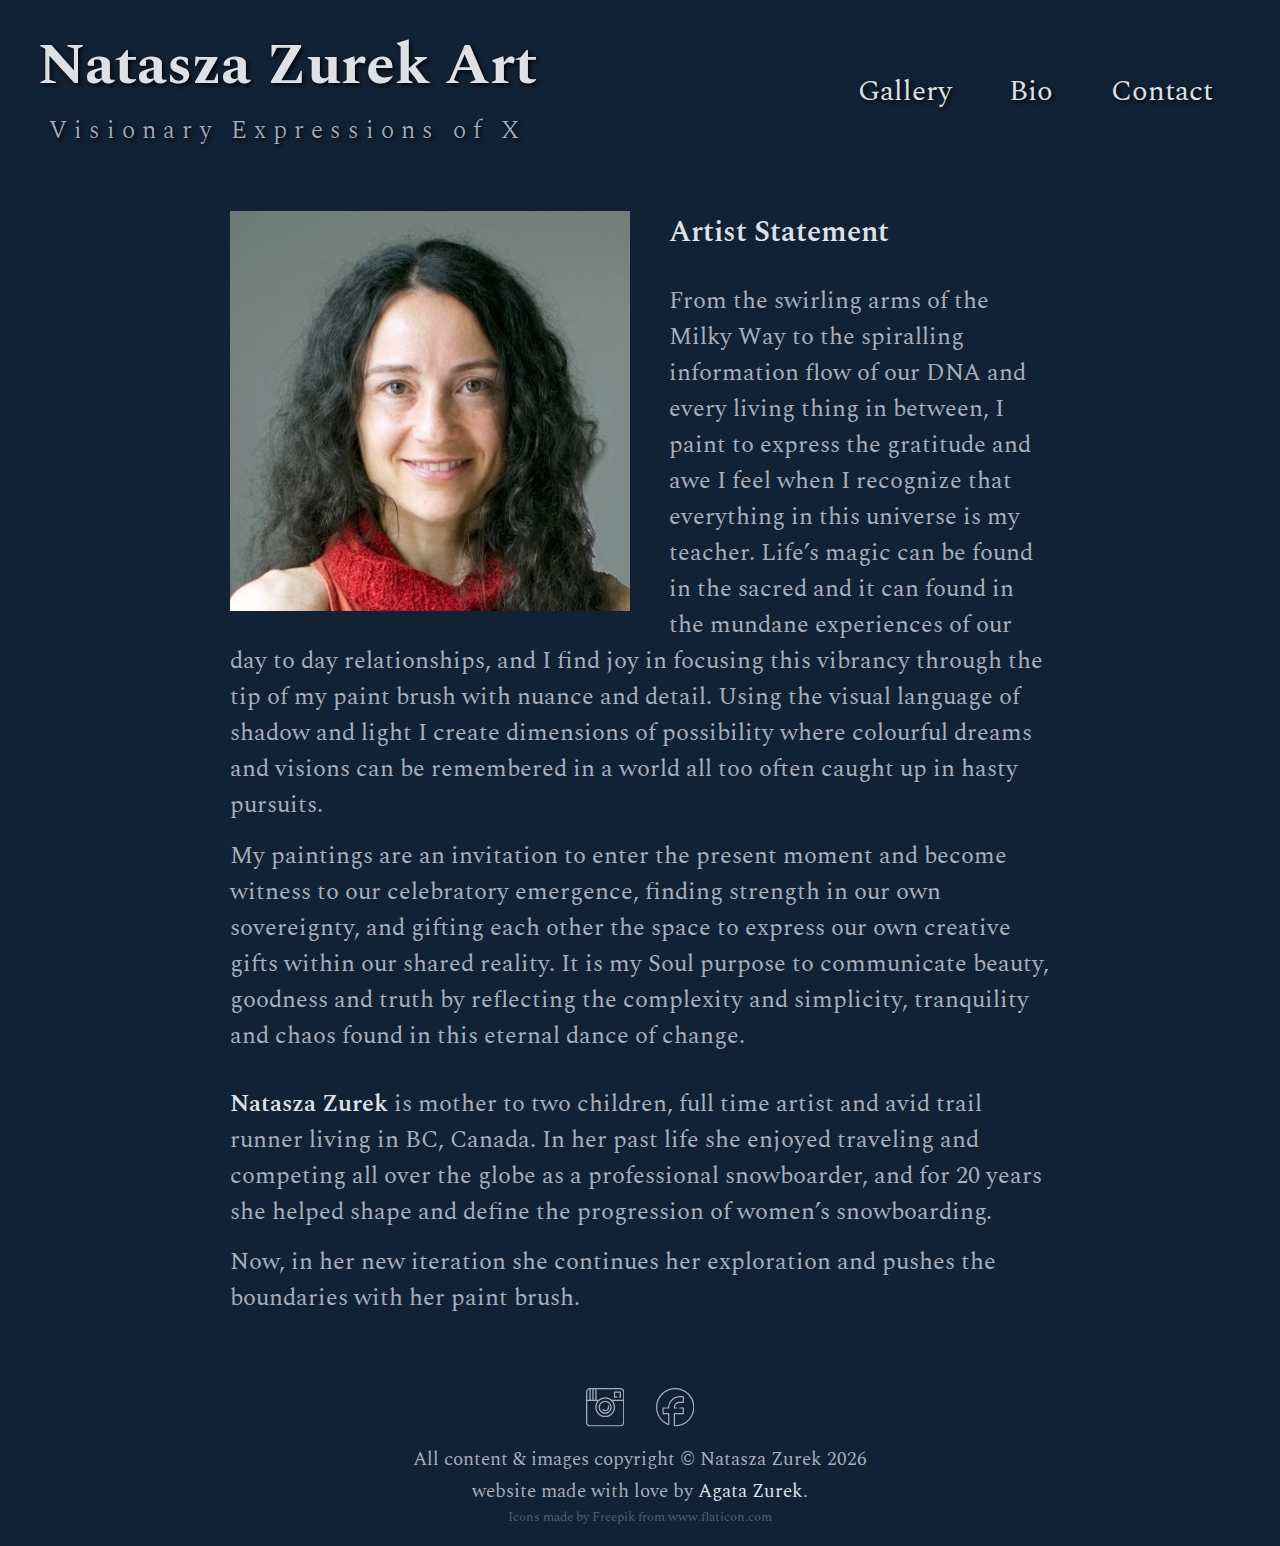
<file: bio.html>
<!DOCTYPE html>
<html lang="en">

<head>
  <meta charset="utf-8">
  <meta name="viewport" content="width=device-width, initial-scale=1">
  <meta name="description"
    content="Natasza's paintings serve as a prayer and a vote for the emergence of an interconnected, non-rivalrous and bio-centric global community.">
  <title>Natasza Zurek Art | Bio</title>
  <link rel="shortcut icon" href="favicon.ico" />
  <link href="https://fonts.googleapis.com/css?family=Spectral:300,400,600,700&display=swap" rel="stylesheet">
  <link href="css/art.css" rel="stylesheet">
  <svg style="position: absolute; width: 0; height: 0;" height="0" width="0" xmlns="http://www.w3.org/2000/svg">
    <defs>
      <symbol id="envelope" viewBox="0 0 511.937 511.937">
        <title>envelope</title>
        <path
          d="m504.362 323.321c4.142 0 7.5-3.358 7.5-7.5v-211.145c.646-4.485-2.98-8.567-7.417-8.567h-391.477c-9.674 0-9.674 15 0 15h369.92l-192.74 152.597c-20.125 15.933-48.234 15.933-68.359 0l-192.741-152.596h44.883c9.674 0 9.674-15 0-15h-66.439c-4.438 0-8.064 4.081-7.417 8.567v303.651c0 4.064 3.429 7.5 7.5 7.5h496.787c4.078 0 7.5-3.429 7.5-7.5v-54.359c0-9.674-15-9.674-15 0v38.872l-172.982-136.709 172.982-136.953v196.642c0 4.142 3.358 7.5 7.5 7.5zm-315.887-66.858-173.4 136.421v-273.705zm294.301 144.364h-453.539l171.329-134.791c16.679 13.205 33.034 24.635 55.402 24.635 22.59 0 39.001-11.651 55.826-24.971z" />
      </symbol>
      <symbol id="instagram" viewbox="0 0 455 455">
        <title>instagram</title>
        <path d="M407.5,0h-360C21.309,0,0,21.309,0,47.5v360C0,433.691,21.309,455,47.5,455h360c26.191,0,47.5-21.309,47.5-47.5v-360
          C455,21.309,433.691,0,407.5,0z M440,47.5V140H305.832c-20.803-18.643-48.264-30-78.332-30c-30.067,0-57.528,11.357-78.331,30H125
          V15h282.5C425.421,15,440,29.58,440,47.5z M227.5,125c56.519,0,102.5,45.981,102.5,102.5S284.019,330,227.5,330
          S125,284.019,125,227.5S170.981,125,227.5,125z M90,140V15h20v125H90z M55,140V15h20v125H55z M40,15.883V140H15V47.5
          C15,32.161,25.685,19.279,40,15.883z M407.5,440h-360C29.58,440,15,425.42,15,407.5V155h120.094
          C119.382,174.983,110,200.167,110,227.5c0,64.79,52.71,117.5,117.5,117.5c64.79,0,117.5-52.71,117.5-117.5
          c0-27.333-9.382-52.517-25.094-72.5H440v252.5C440,425.42,425.421,440,407.5,440z" />
        <path
          d="M227.5,305c42.733,0,77.5-34.766,77.5-77.5S270.233,150,227.5,150c-42.734,0-77.5,34.766-77.5,77.5S184.766,305,227.5,305z
           M227.5,165c34.463,0,62.5,28.038,62.5,62.5S261.963,290,227.5,290c-34.462,0-62.5-28.038-62.5-62.5S193.038,165,227.5,165z" />
        <path
          d="M227.5,274.981C227.501,274.981,227.5,274.981,227.5,274.981c12.699,0,24.629-4.935,33.588-13.894
          c13.731-13.731,17.712-34.187,10.141-52.112c-1.612-3.817-6.016-5.602-9.827-3.991c-3.815,1.612-5.603,6.012-3.991,9.827
          c5.185,12.274,2.465,26.275-6.93,35.669c-6.126,6.126-14.287,9.5-22.98,9.5s-16.854-3.374-22.981-9.5
          c-2.929-2.929-7.678-2.929-10.606,0c-2.929,2.929-2.929,7.678,0,10.606C202.872,270.047,214.8,274.981,227.5,274.981z" />
        <path d="M337.5,115h30c4.143,0,7.5-3.358,7.5-7.5s-3.357-7.5-7.5-7.5H345V55h55v45h-2.5c-4.143,0-7.5,3.358-7.5,7.5
          s3.357,7.5,7.5,7.5h10c4.143,0,7.5-3.358,7.5-7.5v-60c0-4.142-3.357-7.5-7.5-7.5h-70c-4.143,0-7.5,3.358-7.5,7.5v60
          C330,111.642,333.357,115,337.5,115z" />
      </symbol>
      <symbol id="facebook" viewbox="0 0 512.001 512.001">
        <title>facebook</title>
        <path d="M437.02,74.981C388.668,26.628,324.38,0,256.001,0C188.021,0,123.05,26.912,74.981,74.981
          C26.629,123.333,0.001,187.621,0.001,256c0,53.306,16.227,104.399,46.926,147.757c30.02,42.398,71.526,74.321,120.03,92.318
          c3.258,1.209,7.025,0.223,9.267-2.703c1.111-1.452,1.63-3.274,1.63-5.102V342.232c0-4.465-3.62-8.084-8.084-8.084h-67.368v-59.284
          h67.368c4.465,0,8.084-3.62,8.084-8.084V256c0-70.34,66.739-132.042,142.821-132.042h35.032v59.284h-35.032
          c-22.814,0-43.559,6.567-58.413,18.489c-16.436,13.192-25.124,31.958-25.124,54.269v10.779c0,4.465,3.62,8.084,8.084,8.084h31.872
          c4.465,0,8.084-3.62,8.084-8.084c0-4.465-3.62-8.084-8.084-8.084h-23.788V256c0-41.768,36.291-56.589,67.368-56.589h43.116
          c4.465,0,8.084-3.62,8.084-8.084v-75.453c0-4.465-3.62-8.084-8.084-8.084h-43.116c-39.518,0-79.573,15.72-109.895,43.129
          c-31.659,28.619-49.095,65.937-49.095,105.082v2.695H94.316c-4.465,0-8.084,3.62-8.084,8.084v75.453
          c0,4.465,3.62,8.084,8.084,8.084h67.368v126.248C74.182,439.076,16.169,351.887,16.169,256
          c0-132.244,107.588-239.832,239.83-239.832c132.098,0,239.833,107.734,239.833,239.833c0,132.243-107.588,239.83-239.832,239.83
          c-0.885,0-1.782-0.005-2.695-0.017V350.316H363.79c4.465,0,8.084-3.62,8.084-8.084v-75.453c0-4.465-3.62-8.084-8.084-8.084
          h-47.317c-4.465,0-8.084,3.62-8.084,8.084c0,4.465,3.62,8.084,8.084,8.084h39.233v59.284H245.222c-4.465,0-8.084,3.62-8.084,8.084
          v161.437c0,4.325,3.408,7.891,7.729,8.077c4.005,0.171,7.648,0.255,11.135,0.255c68.379,0,132.667-26.628,181.019-74.981
          c48.069-48.07,74.981-113.04,74.981-181.021C512.001,187.621,485.372,123.333,437.02,74.981z" />
      </symbol>
    </defs>
  </svg>
</head>

<body>
  <header>
    <div class="main-header">
      <div>
        <h1 class="header-title">Natasza Zurek Art</h1>
        <p class="header-subtitle">Visionary Expressions of X</p>
      </div>
      <ul class="nav">
        <li><a href="index.html">Gallery</a></li>
        <li><a href="#bio">Bio</a></li>
        <li><a href="contact.html">Contact</a></li>
      </ul>
    </div>
  </header>
  <main>
    <div id="bio" class="container">
      <img class="bio-pic" src="pictures/Natasza_Zurek_Bio_Picture_400.jpg" alt="Natasza Zurek">
      <h2 class="text-left">Artist Statement</h2>
      <p>From the swirling arms of the Milky Way to the spiralling information flow of our DNA and every living thing in
        between, I paint to express the gratitude and awe I feel when I recognize that everything in this universe is my
        teacher. Life’s magic can be found in the sacred and it can found in the mundane experiences of our day to day
        relationships, and I find joy in focusing this vibrancy through the tip of my paint brush with nuance and
        detail. Using the visual language of shadow and light I create dimensions of possibility where colourful dreams
        and visions can be remembered in a world all too often caught up in hasty pursuits.</p>
      <p>My paintings are an invitation to enter the present moment and become witness to our celebratory emergence,
        finding strength in our own sovereignty, and gifting each other the space to express our own creative gifts
        within our shared reality. It is my Soul purpose to communicate beauty, goodness and truth by reflecting the
        complexity and simplicity, tranquility and chaos found in this eternal dance of change.
      </p>
      <p class="margin-top-extra"><strong>Natasza Zurek</strong> is mother to two children, full time artist and avid trail runner living in BC,
        Canada.
        In her past life she enjoyed traveling and competing all over the globe as a professional snowboarder,
        and for 20 years she helped shape and define the progression of women’s snowboarding.</p>
      <p>Now, in her new iteration she continues her exploration and pushes the boundaries with her paint brush.</p>
    </div>
  </main>
  <footer>
    <div class="social">
      <a aria-label="go to Natasza's instagram feed" href="https://www.instagram.com/natka01/" target="_blank"
        rel="noreferrer">
        <svg class="instagram">
          <use xlink:href="#instagram"></use>
        </svg>
      </a>
      <a aria-label="go to Natasza's facebook page" href="https://www.facebook.com/nataszazurek/" target="_blank"
        rel="noreferrer">
        <svg class="facebook">
          <use xlink:href="#facebook"></use>
        </svg>
      </a>
    </div>
    <p>All content & images copyright &copy; Natasza Zurek
      <script>document.write(new Date().getFullYear())</script>
    </p>
    <p class="web-credit">website made with love by <a href="http://agatazurek.com/" target="_blank"
        rel="noreferrer">Agata Zurek</a>.</p>
    <div class="credits">Icons made by <a href="https://www.flaticon.com/authors/freepik" title="Freepik"
        target="_blank" rel="noreferrer">Freepik</a> from <a href="https://www.flaticon.com/" title="Flaticon"
        target="_blank" rel="noreferrer">www.flaticon.com</a></div>
    </div>
  </footer>
</body>

</html>
</file>
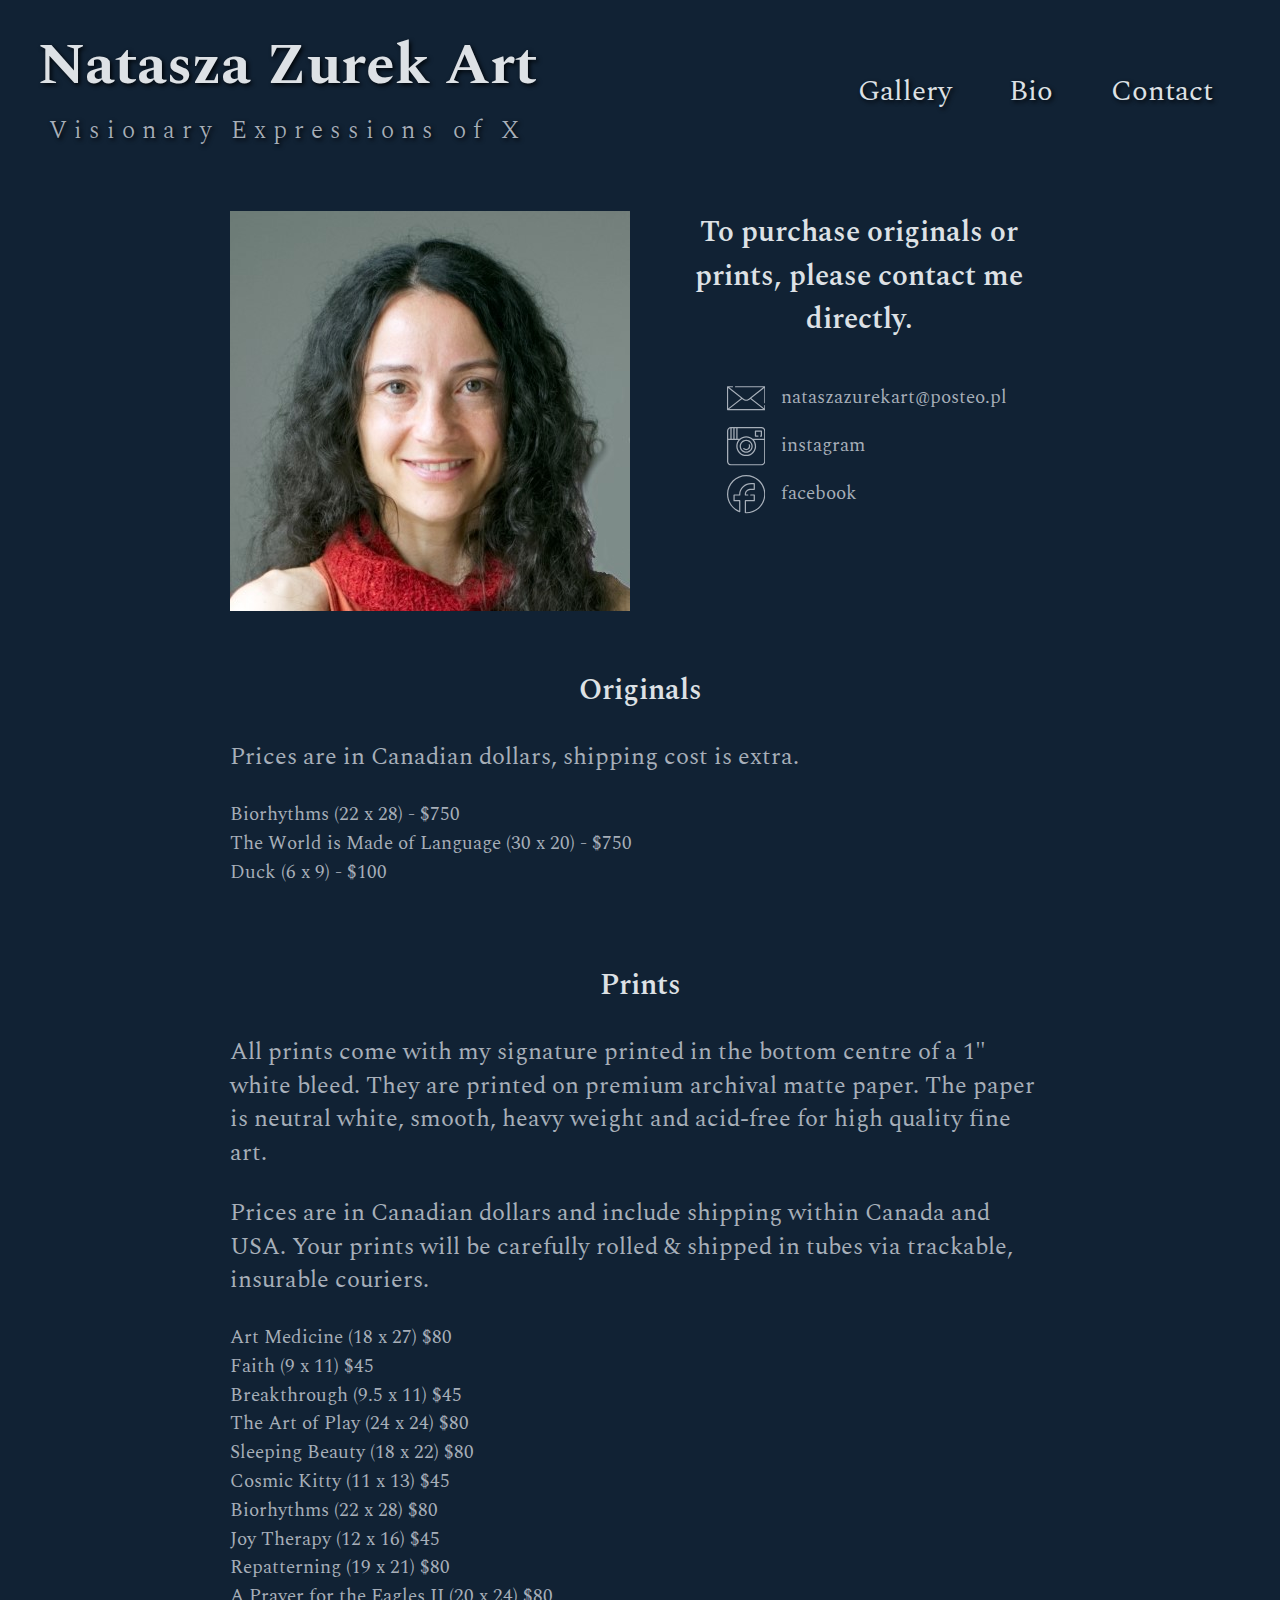
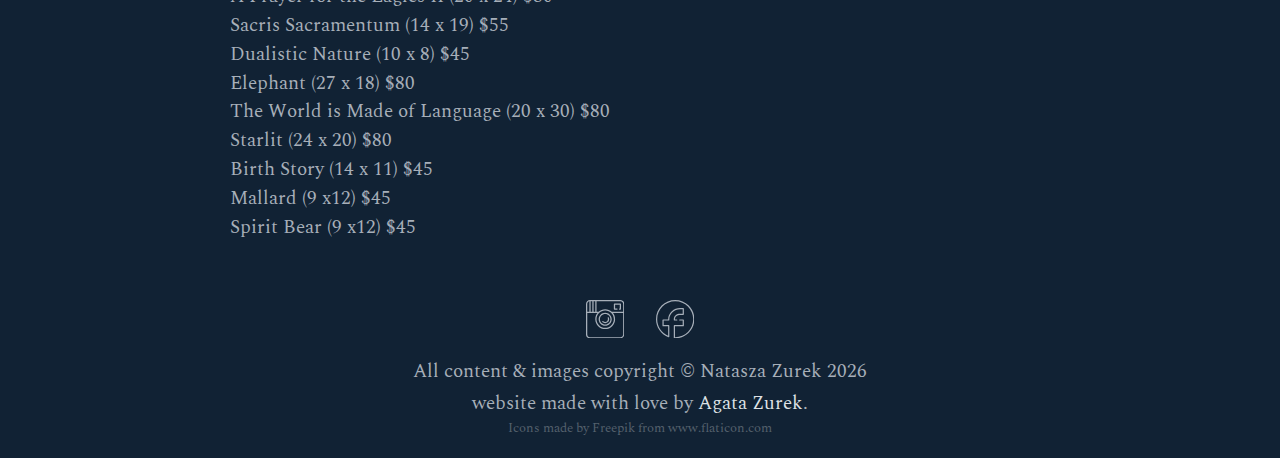
<file: contact.html>
<!DOCTYPE html>
<html lang="en">
  <head>
    <meta charset="utf-8" />
    <meta name="viewport" content="width=device-width, initial-scale=1" />
    <meta
      name="description"
      content="Connect with Natasza Zurek. Prints and originals are available for sale to add beauty to your walls and life!"
    />
    <title>Natasza Zurek Art | Contact</title>
    <link rel="shortcut icon" href="favicon.ico" />
    <link
      href="https://fonts.googleapis.com/css?family=Spectral:300,400,600,700&display=swap"
      rel="stylesheet"
    />
    <link href="css/art.css" rel="stylesheet" />
    <svg
      style="position: absolute; width: 0; height: 0"
      height="0"
      width="0"
      xmlns="http://www.w3.org/2000/svg"
    >
      <defs>
        <symbol id="envelope" viewBox="0 0 511.937 511.937">
          <title>envelope</title>
          <path
            d="m504.362 323.321c4.142 0 7.5-3.358 7.5-7.5v-211.145c.646-4.485-2.98-8.567-7.417-8.567h-391.477c-9.674 0-9.674 15 0 15h369.92l-192.74 152.597c-20.125 15.933-48.234 15.933-68.359 0l-192.741-152.596h44.883c9.674 0 9.674-15 0-15h-66.439c-4.438 0-8.064 4.081-7.417 8.567v303.651c0 4.064 3.429 7.5 7.5 7.5h496.787c4.078 0 7.5-3.429 7.5-7.5v-54.359c0-9.674-15-9.674-15 0v38.872l-172.982-136.709 172.982-136.953v196.642c0 4.142 3.358 7.5 7.5 7.5zm-315.887-66.858-173.4 136.421v-273.705zm294.301 144.364h-453.539l171.329-134.791c16.679 13.205 33.034 24.635 55.402 24.635 22.59 0 39.001-11.651 55.826-24.971z"
          />
        </symbol>
        <symbol id="instagram" viewbox="0 0 455 455">
          <title>instagram</title>
          <path
            d="M407.5,0h-360C21.309,0,0,21.309,0,47.5v360C0,433.691,21.309,455,47.5,455h360c26.191,0,47.5-21.309,47.5-47.5v-360
          C455,21.309,433.691,0,407.5,0z M440,47.5V140H305.832c-20.803-18.643-48.264-30-78.332-30c-30.067,0-57.528,11.357-78.331,30H125
          V15h282.5C425.421,15,440,29.58,440,47.5z M227.5,125c56.519,0,102.5,45.981,102.5,102.5S284.019,330,227.5,330
          S125,284.019,125,227.5S170.981,125,227.5,125z M90,140V15h20v125H90z M55,140V15h20v125H55z M40,15.883V140H15V47.5
          C15,32.161,25.685,19.279,40,15.883z M407.5,440h-360C29.58,440,15,425.42,15,407.5V155h120.094
          C119.382,174.983,110,200.167,110,227.5c0,64.79,52.71,117.5,117.5,117.5c64.79,0,117.5-52.71,117.5-117.5
          c0-27.333-9.382-52.517-25.094-72.5H440v252.5C440,425.42,425.421,440,407.5,440z"
          />
          <path
            d="M227.5,305c42.733,0,77.5-34.766,77.5-77.5S270.233,150,227.5,150c-42.734,0-77.5,34.766-77.5,77.5S184.766,305,227.5,305z
           M227.5,165c34.463,0,62.5,28.038,62.5,62.5S261.963,290,227.5,290c-34.462,0-62.5-28.038-62.5-62.5S193.038,165,227.5,165z"
          />
          <path
            d="M227.5,274.981C227.501,274.981,227.5,274.981,227.5,274.981c12.699,0,24.629-4.935,33.588-13.894
          c13.731-13.731,17.712-34.187,10.141-52.112c-1.612-3.817-6.016-5.602-9.827-3.991c-3.815,1.612-5.603,6.012-3.991,9.827
          c5.185,12.274,2.465,26.275-6.93,35.669c-6.126,6.126-14.287,9.5-22.98,9.5s-16.854-3.374-22.981-9.5
          c-2.929-2.929-7.678-2.929-10.606,0c-2.929,2.929-2.929,7.678,0,10.606C202.872,270.047,214.8,274.981,227.5,274.981z"
          />
          <path
            d="M337.5,115h30c4.143,0,7.5-3.358,7.5-7.5s-3.357-7.5-7.5-7.5H345V55h55v45h-2.5c-4.143,0-7.5,3.358-7.5,7.5
          s3.357,7.5,7.5,7.5h10c4.143,0,7.5-3.358,7.5-7.5v-60c0-4.142-3.357-7.5-7.5-7.5h-70c-4.143,0-7.5,3.358-7.5,7.5v60
          C330,111.642,333.357,115,337.5,115z"
          />
        </symbol>
        <symbol id="facebook" viewbox="0 0 512.001 512.001">
          <title>facebook</title>
          <path
            d="M437.02,74.981C388.668,26.628,324.38,0,256.001,0C188.021,0,123.05,26.912,74.981,74.981
          C26.629,123.333,0.001,187.621,0.001,256c0,53.306,16.227,104.399,46.926,147.757c30.02,42.398,71.526,74.321,120.03,92.318
          c3.258,1.209,7.025,0.223,9.267-2.703c1.111-1.452,1.63-3.274,1.63-5.102V342.232c0-4.465-3.62-8.084-8.084-8.084h-67.368v-59.284
          h67.368c4.465,0,8.084-3.62,8.084-8.084V256c0-70.34,66.739-132.042,142.821-132.042h35.032v59.284h-35.032
          c-22.814,0-43.559,6.567-58.413,18.489c-16.436,13.192-25.124,31.958-25.124,54.269v10.779c0,4.465,3.62,8.084,8.084,8.084h31.872
          c4.465,0,8.084-3.62,8.084-8.084c0-4.465-3.62-8.084-8.084-8.084h-23.788V256c0-41.768,36.291-56.589,67.368-56.589h43.116
          c4.465,0,8.084-3.62,8.084-8.084v-75.453c0-4.465-3.62-8.084-8.084-8.084h-43.116c-39.518,0-79.573,15.72-109.895,43.129
          c-31.659,28.619-49.095,65.937-49.095,105.082v2.695H94.316c-4.465,0-8.084,3.62-8.084,8.084v75.453
          c0,4.465,3.62,8.084,8.084,8.084h67.368v126.248C74.182,439.076,16.169,351.887,16.169,256
          c0-132.244,107.588-239.832,239.83-239.832c132.098,0,239.833,107.734,239.833,239.833c0,132.243-107.588,239.83-239.832,239.83
          c-0.885,0-1.782-0.005-2.695-0.017V350.316H363.79c4.465,0,8.084-3.62,8.084-8.084v-75.453c0-4.465-3.62-8.084-8.084-8.084
          h-47.317c-4.465,0-8.084,3.62-8.084,8.084c0,4.465,3.62,8.084,8.084,8.084h39.233v59.284H245.222c-4.465,0-8.084,3.62-8.084,8.084
          v161.437c0,4.325,3.408,7.891,7.729,8.077c4.005,0.171,7.648,0.255,11.135,0.255c68.379,0,132.667-26.628,181.019-74.981
          c48.069-48.07,74.981-113.04,74.981-181.021C512.001,187.621,485.372,123.333,437.02,74.981z"
          />
        </symbol>
      </defs>
    </svg>
  </head>

  <body>
    <header>
      <div class="main-header">
        <div>
          <h1 class="header-title">Natasza Zurek Art</h1>
          <p class="header-subtitle">Visionary Expressions of X</p>
        </div>
        <ul class="nav">
          <li><a href="index.html">Gallery</a></li>
          <li><a href="bio.html">Bio</a></li>
          <li><a href="#contact">Contact</a></li>
        </ul>
      </div>
    </header>
    <main>
      <div class="container">
        <img
          class="bio-pic"
          src="pictures/Natasza_Zurek_Bio_Picture_400.jpg"
          alt="Natasza Zurek"
        />
        <h2>To purchase originals or prints, please contact me directly.</h2>
        <ul class="contact-list">
          <li
            ><a
              href="mailto:nataszazurekart@posteo.pl"
              target="_blank"
              rel="noreferrer"
            >
              <svg class="envelope">
                <use xlink:href="#envelope"></use></svg
              >nataszazurekart@posteo.pl</a
            ></li
          >
          <li
            ><a
              aria-label="go to Natasza's instagram feed"
              href="https://www.instagram.com/natka01/"
              target="_blank"
              rel="noreferrer"
            >
              <svg class="instagram">
                <use xlink:href="#instagram"></use></svg
              >instagram</a
            ></li
          >
          <li
            ><a
              aria-label="go to Natasza's facebook page"
              href="https://www.facebook.com/nataszazurek/"
              target="_blank"
              rel="noreferrer"
            >
              <svg class="facebook">
                <use xlink:href="#facebook"></use></svg
              >facebook</a
            ></li
          >
        </ul>
      </div>
      <div class="container price-list-section clear-float">
        <h2>Originals</h2>
        <p>Prices are in Canadian dollars, shipping cost is extra.</p>
        <ul>
          <li>Biorhythms (22 x 28) - $750</li>
          <li>The World is Made of Language (30 x 20) - $750</li>
          <li>Duck (6 x 9) - $100</li>
        </ul>
      </div>
      <div class="container price-list-section">
        <h2>Prints</h2>
        <p
          >All prints come with my signature printed in the bottom centre of a
          1" white bleed. They are printed on premium archival matte paper. The
          paper is neutral white, smooth, heavy weight and acid-free for high
          quality fine art.</p
        >
        <p
          >Prices are in Canadian dollars and include shipping within Canada and
          USA. Your prints will be carefully rolled & shipped in tubes via
          trackable, insurable couriers.</p
        >
        <ul>
          <li>Art Medicine (18 x 27) $80</li>
          <li>Faith (9 x 11) $45</li>
          <li>Breakthrough (9.5 x 11) $45</li>
          <li>The Art of Play (24 x 24) $80</li>
          <li>Sleeping Beauty (18 x 22) $80</li>
          <li>Cosmic Kitty (11 x 13) $45</li>
          <li>Biorhythms (22 x 28) $80</li>
          <li>Joy Therapy (12 x 16) $45</li>
          <li>Repatterning (19 x 21) $80</li>
          <li>A Prayer for the Eagles II (20 x 24) $80</li>
          <li>Sacris Sacramentum (14 x 19) $55</li>
          <li>Dualistic Nature (10 x 8) $45</li>
          <li>Elephant (27 x 18) $80</li>
          <li>The World is Made of Language (20 x 30) $80</li>
          <li>Starlit (24 x 20) $80</li>
          <li>Birth Story (14 x 11) $45</li>
          <li>Mallard (9 x12) $45</li>
          <li>Spirit Bear (9 x12) $45</li>
        </ul>
      </div>
    </main>
    <footer>
      <div class="social">
        <a
          aria-label="go to Natasza's instagram feed"
          href="https://www.instagram.com/natka01/"
          target="_blank"
          rel="noreferrer"
        >
          <svg class="instagram">
            <use xlink:href="#instagram"></use>
          </svg>
        </a>
        <a
          aria-label="go to Natasza's facebook page"
          href="https://www.facebook.com/nataszazurek/"
          target="_blank"
          rel="noreferrer"
        >
          <svg class="facebook">
            <use xlink:href="#facebook"></use>
          </svg>
        </a>
      </div>
      <p
        >All content & images copyright &copy; Natasza Zurek
        <script>
          document.write(new Date().getFullYear());
        </script>
      </p>
      <p class="web-credit"
        >website made with love by
        <a href="http://agatazurek.com/" target="_blank" rel="noreferrer"
          >Agata Zurek</a
        >.</p
      >
      <div class="credits"
        >Icons made by
        <a
          href="https://www.flaticon.com/authors/freepik"
          title="Freepik"
          target="_blank"
          rel="noreferrer"
          >Freepik</a
        >
        from
        <a
          href="https://www.flaticon.com/"
          title="Flaticon"
          target="_blank"
          rel="noreferrer"
          >www.flaticon.com</a
        ></div
      >
    </footer>
  </body>
</html>
</file>
<file: css/art.css>
/* ---- Colours ---- */
:root {
  --color-0: #dde1e5;
  --color-1: #a7afb9; /* Was previously #5E6E7F */
  --color-2: #54606c; /* was previously #2F3D4C  */
  --color-3: #112234; /* Main Background Colour */
  --color-4: #000509;
}

/* ===================================== 
   Page Styles that are on every page
======================================== */

* {
  box-sizing: border-box;
  padding: 0;
  margin: 0;
  border: 0;
}

html,
body {
  height: 100vh;
}

body {
  font-size: 1.2em;
  line-height: 1.5;
  text-align: center;
  font-family: 'Spectral', serif;
  background-color: var(--color-3);
  color: var(--color-0);
}

header,
.nav a {
  font-family: 'Spectral', serif;
  color: var(--color-0);
  text-shadow: 2px 2px 4px var(--color-4);
}

h1 {
  font-weight: 700;
}

h2 {
  font-weight: 600;
  margin: 0 0 1em;
}

.header-title {
  margin: 0;
}

.header-subtitle {
  font-weight: 300;
  font-size: 1.3em;
  letter-spacing: 7px;
}
.nav {
  margin-top: 0.5em;
  text-align: center;
}

.nav a {
  font-size: 1.5em;
  padding: 0.5em 1em;
  display: block;
}

.nav a:hover {
  color: var(--color-1);
}

figcaption,
p {
  margin: 0.2rem 0 0;
}

a {
  text-decoration: none;
  transition: all 0.4s;
}

ol,
ul {
  margin: 0;
  padding: 0;
  list-style: none;
  text-align: left;
}

footer {
  padding: 1em 1em;
}

footer,
figcaption,
p,
ul {
  color: var(--color-1);
  font-weight: 400;
}

.web-credit a {
  color: var(--color-0);
  background-image: linear-gradient(var(--color-0), var(--color-0)),
    linear-gradient(var(--color-3), var(--color-3));
  background-size: 0 2px, auto;
  background-repeat: no-repeat;
  background-position: center bottom;
  transition: all 0.2s ease-out;
}

.web-credit a:hover,
.web-credit a:focus {
  background-size: calc(100%) 2px, auto;
  color: var(--color-0);
}

footer a {
  color: var(--color-2);
}

footer a:hover {
  color: var(--color-1);
}

.instagram:hover {
  fill: #c32aa3;
}

.facebook:hover {
  fill: #1877f2;
}

.envelope:hover {
  fill: #04e762;
}

.credits {
  font-size: 0.7em;
  color: var(--color-2);
}

svg {
  display: inline-block;
  width: 2em;
  height: 2em;
  vertical-align: middle;
  margin: 0 1rem;
  fill: var(--color-1);
}

strong {
  font-weight: 600;
  color: var(--color-0);
}

.text-left {
  text-align: left;
}
.clear-float {
  clear: both;
}

.container p.margin-top-extra {
  margin-top: 2rem;
}

/* ===================================== 
   Grid & Flex Layout
======================================== */

body {
  display: flex;
  flex-direction: column;
}

footer {
  margin-top: auto;
}

.grid-container {
  display: grid;
  width: 85%;
  margin: 2em auto;
  grid-template-columns: repeat(auto-fit, minmax(300px, 1fr));
  grid-gap: 3em 1em;
  align-items: center;
}

.card {
  padding: 1em 1em;
  text-align: center;
  background-color: var(--color-3);
}

.art {
  width: 100%;
  height: auto;
  border: solid 2px var(--color-0);
  border-radius: 0.1em;
  box-shadow: 0 0 10px 2px var(--color-4);
}

.social {
  display: flex;
  margin-bottom: 1em;
  justify-content: center;
}

/*--------------------------
	container
	-------------------------*/
.container {
  width: 100%;
  margin: auto;
  padding: 2em;
}

.container p {
  text-align: left;
  font-size: 1.5rem;
  padding: 0;
  margin: 0 0 0.6em;
}

/*--------------------------
	styles for more specific content
  -------------------------*/

.bio-text {
  min-width: 180px;
  max-width: 600px;
}
.bio-pic {
  margin-bottom: 1em;
  max-width: 100%;
}

.contact-list {
  display: inline-block;
}
.contact-list li {
  margin: 0.5em 0;
}
.contact-list a {
  color: var(--color-1);
}

.price-list-section p {
  line-height: 1.4em;
  margin: 0 0 1.1em;
}
.price-list-section h2 {
  margin: 0 0 1em;
}

/*--------------------------
	Media Queries
  -------------------------*/
@media (min-width: 558px) {
  .container {
    width: 90%;
  }
}

@media (min-width: 740px) {
  .main-header,
  .nav,
  .main-footer {
    display: flex;
  }

  .main-header {
    flex-direction: column;
    justify-content: space-between;
    align-items: center;
  }

  .main-footer {
    flex-direction: column;
    margin-top: auto;
  }

  .container {
    width: 80%;
  }
}

@media (min-width: 1080px) {
  .main-header {
    flex-direction: row;
    padding: 1.2em 2em;
  }

  .header-title {
    font-size: 3em;
  }

  .container {
    width: 70%;
  }

  .bio-pic {
    float: left;
    margin: 0 2em 1em 0;
  }
}

@media (min-width: 1500px) {
  .container {
    width: 60%;
  }
}
</file>
